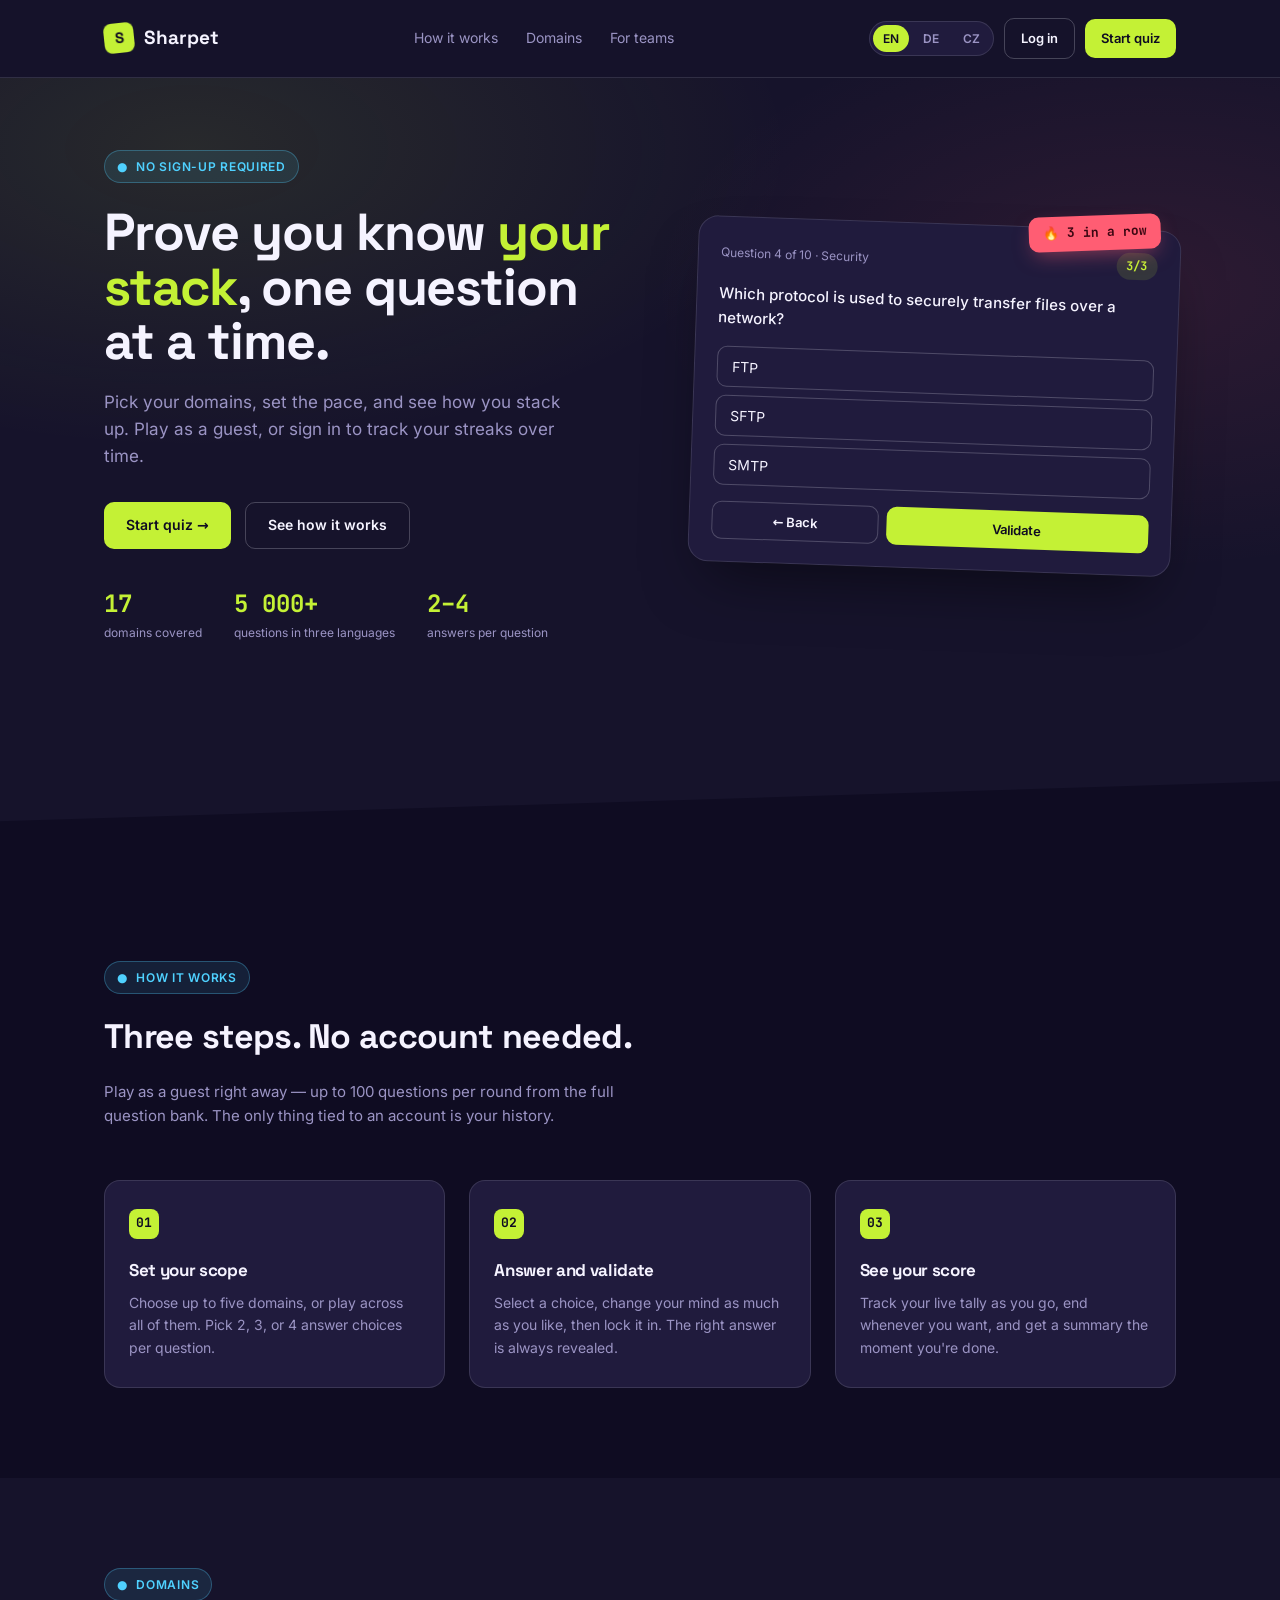
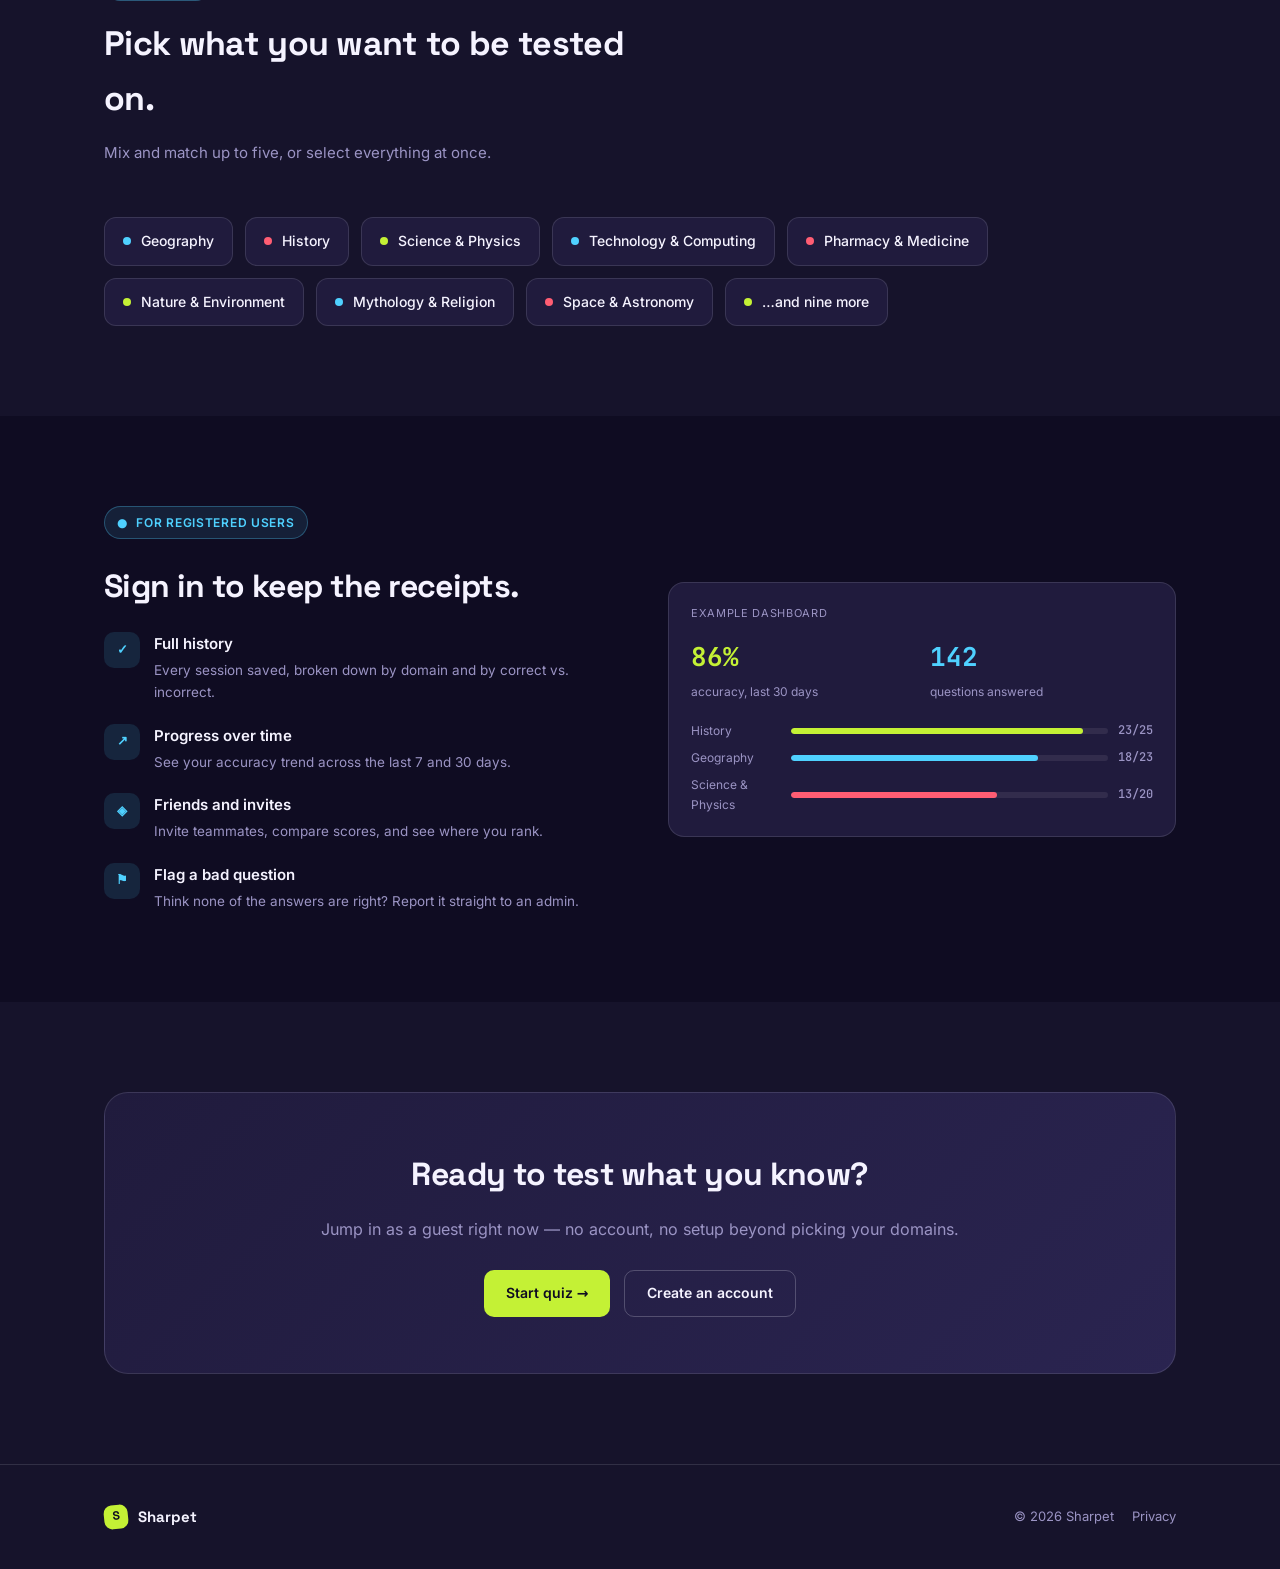
<file: index.html>
<!DOCTYPE html>
<html lang="en">
<head>
<meta charset="UTF-8">
<meta name="viewport" content="width=device-width, initial-scale=1.0">
<meta name="referrer" content="strict-origin-when-cross-origin">
<meta name="description" content="Sharpet is a multilingual team knowledge quiz. Pick your domains, play as a guest, or sign in to track your streaks.">
<title>Sharpet — team knowledge quiz</title>
<link rel="stylesheet" href="assets/landing.css">
<script src="assets/i18n.js" defer></script>
<script src="assets/landing.js" defer></script>
</head>
<body>

<nav>
  <div class="wrap">
    <div class="brand"><span class="brand-mark" aria-hidden="true">S</span>Sharpet</div>
    <div class="nav-links">
      <a href="#how" data-i18n="nav_how">How it works</a>
      <a href="#domains" data-i18n="nav_domains">Domains</a>
      <a href="#teams" data-i18n="nav_teams">For teams</a>
    </div>
    <div class="nav-cta">
      <div class="lang-switch" id="lang-switch">
        <button type="button" class="lang-trigger" id="lang-trigger" data-action="toggle-lang-menu" aria-haspopup="true" aria-expanded="false" aria-label="Change language">
          <svg viewBox="0 0 24 24" fill="none" stroke="currentColor" stroke-width="2" aria-hidden="true"><circle cx="12" cy="12" r="10"/><path d="M2 12h20M12 2a15 15 0 0 1 0 20 15 15 0 0 1 0-20z"/></svg>
          <span class="lang-trigger-label">EN</span>
        </button>
        <div class="lang-options" id="lang-options">
          <button type="button" data-lang="en" data-action="set-lang">EN</button>
          <button type="button" data-lang="de" data-action="set-lang">DE</button>
          <button type="button" data-lang="cs" data-action="set-lang">CZ</button>
        </div>
      </div>
      <a class="btn btn-ghost-sm" href="app.html?mode=login" data-i18n="nav_login">Log in</a>
      <a class="btn btn-primary btn-ghost-sm" href="app.html?mode=guest" data-i18n="nav_start">Start quiz</a>
    </div>
  </div>
</nav>

<header class="hero">
  <div class="wrap hero-grid">
    <div>
      <span class="eyebrow">● <span data-i18n="hero_eyebrow">No sign-up required</span></span>
      <h1><span data-i18n="hero_title_1">Prove you know</span> <span class="hl" data-i18n="hero_title_hl">your stack</span><span data-i18n="hero_title_2">, one question at a time.</span></h1>
      <p class="lead" data-i18n="hero_lead">Pick your domains, set the pace, and see how you stack up. Play as a guest, or sign in to track your streaks over time.</p>
      <div class="hero-actions">
        <a class="btn btn-primary" href="app.html?mode=guest" data-i18n="hero_cta_play">Start quiz →</a>
        <a class="btn" href="#how" data-i18n="hero_cta_how">See how it works</a>
      </div>
      <div class="hero-stats">
        <div><span class="num">17</span><span class="lbl" data-i18n="hero_stat_domains">domains covered</span></div>
        <div><span class="num">5&nbsp;000+</span><span class="lbl" data-i18n="hero_stat_questions">questions in three languages</span></div>
        <div><span class="num">2–4</span><span class="lbl" data-i18n="hero_stat_answers">answers per question</span></div>
      </div>
    </div>

    <div class="demo-wrap">
      <div class="demo-card">
        <div class="streak" aria-hidden="true">🔥 3 in a row</div>
        <div class="demo-head">
          <span data-i18n="demo_head">Question 4 of 10 · Security</span>
          <span class="demo-score mono">3/3</span>
        </div>
        <p class="demo-q" data-i18n="demo_question">Which protocol is used to securely transfer files over a network?</p>
        <div class="demo-opts" id="demo-opts">
          <button type="button" class="demo-opt" data-demo-option="FTP">FTP</button>
          <button type="button" class="demo-opt" data-demo-option="SFTP" data-demo-correct="true">SFTP</button>
          <button type="button" class="demo-opt" data-demo-option="SMTP">SMTP</button>
        </div>
        <div class="demo-snackbar mono" id="demo-snackbar" role="status" aria-live="polite"></div>
        <div class="demo-actions">
          <button type="button" class="btn btn-back" data-i18n="back" disabled>← Back</button>
          <button type="button" class="btn btn-primary" data-action="demo-validate" data-i18n="validate">Validate</button>
        </div>
      </div>
    </div>
  </div>
</header>

<div class="divider"></div>

<section class="bg-deep" id="how">
  <div class="wrap">
    <div class="section-head">
      <span class="eyebrow">● <span data-i18n="how_eyebrow">How it works</span></span>
      <h2 data-i18n="how_title">Three steps. No account needed.</h2>
      <p data-i18n="how_sub">Guests get the full game — the only thing tied to an account is your history.</p>
    </div>
    <div class="steps">
      <div class="step">
        <div class="n">01</div>
        <h3 data-i18n="step1_title">Set your scope</h3>
        <p data-i18n="step1_body">Choose up to five domains, or play across all of them. Pick 2, 3, or 4 answer choices per question.</p>
      </div>
      <div class="step">
        <div class="n">02</div>
        <h3 data-i18n="step2_title">Answer and validate</h3>
        <p data-i18n="step2_body">Select a choice, change your mind as much as you like, then lock it in. The right answer is always revealed.</p>
      </div>
      <div class="step">
        <div class="n">03</div>
        <h3 data-i18n="step3_title">See your score</h3>
        <p data-i18n="step3_body">Track your live tally as you go, end whenever you want, and get a summary the moment you're done.</p>
      </div>
    </div>
  </div>
</section>

<section id="domains">
  <div class="wrap">
    <div class="section-head">
      <span class="eyebrow">● <span data-i18n="domains_eyebrow">Domains</span></span>
      <h2 data-i18n="domains_title">Pick what you want to be tested on.</h2>
      <p data-i18n="domains_sub">Mix and match up to five, or select everything at once.</p>
    </div>
    <div class="domains">
      <div class="domain-pill"><span class="dot dot-sky" aria-hidden="true"></span><span data-i18n="domain_geography">Geography</span></div>
      <div class="domain-pill"><span class="dot dot-coral" aria-hidden="true"></span><span data-i18n="domain_history">History</span></div>
      <div class="domain-pill"><span class="dot dot-lime" aria-hidden="true"></span><span data-i18n="domain_science">Science &amp; Physics</span></div>
      <div class="domain-pill"><span class="dot dot-sky" aria-hidden="true"></span><span data-i18n="domain_tech">Technology &amp; Computing</span></div>
      <div class="domain-pill"><span class="dot dot-coral" aria-hidden="true"></span><span data-i18n="domain_pharmacy">Pharmacy &amp; Medicine</span></div>
      <div class="domain-pill"><span class="dot dot-lime" aria-hidden="true"></span><span data-i18n="domain_nature">Nature &amp; Environment</span></div>
      <div class="domain-pill"><span class="dot dot-sky" aria-hidden="true"></span><span data-i18n="domain_mythology">Mythology &amp; Religion</span></div>
      <div class="domain-pill"><span class="dot dot-coral" aria-hidden="true"></span><span data-i18n="domain_space">Space &amp; Astronomy</span></div>
      <div class="domain-pill"><span class="dot dot-lime" aria-hidden="true"></span><span data-i18n="domain_more">…and nine more</span></div>
    </div>
  </div>
</section>

<section class="bg-deep" id="teams">
  <div class="wrap split">
    <div>
      <span class="eyebrow">● <span data-i18n="teams_eyebrow">For registered users</span></span>
      <h2 data-i18n="teams_title">Sign in to keep the receipts.</h2>
      <ul class="feature-list">
        <li>
          <span class="ico" aria-hidden="true">✓</span>
          <div><h4 data-i18n="feat1_title">Full history</h4><p data-i18n="feat1_body">Every session saved, broken down by domain and by correct vs. incorrect.</p></div>
        </li>
        <li>
          <span class="ico" aria-hidden="true">↗</span>
          <div><h4 data-i18n="feat2_title">Progress over time</h4><p data-i18n="feat2_body">See your accuracy trend across the last 7 and 30 days.</p></div>
        </li>
        <li>
          <span class="ico" aria-hidden="true">◈</span>
          <div><h4 data-i18n="feat3_title">Friends and invites</h4><p data-i18n="feat3_body">Invite teammates, compare scores, and see where you rank.</p></div>
        </li>
        <li>
          <span class="ico" aria-hidden="true">⚑</span>
          <div><h4 data-i18n="feat4_title">Flag a bad question</h4><p data-i18n="feat4_body">Think none of the answers are right? Report it straight to an admin.</p></div>
        </li>
      </ul>
    </div>

    <div class="stat-card">
      <p class="sample-note" data-i18n="sample_data">Example dashboard</p>
      <div class="stat-grid">
        <div><span class="num lime">86%</span><div class="lbl" data-i18n="stat_accuracy_30d">accuracy, last 30 days</div></div>
        <div><span class="num sky">142</span><div class="lbl" data-i18n="stat_questions_answered">questions answered</div></div>
      </div>
      <div class="bars">
        <div class="bar-row"><span class="bar-label" data-i18n="domain_history">History</span><div class="bar-track"><div class="bar-fill w92"></div></div><span class="mono">23/25</span></div>
        <div class="bar-row"><span class="bar-label" data-i18n="domain_geography">Geography</span><div class="bar-track"><div class="bar-fill sky w78"></div></div><span class="mono">18/23</span></div>
        <div class="bar-row"><span class="bar-label" data-i18n="domain_science">Science &amp; Physics</span><div class="bar-track"><div class="bar-fill coral w65"></div></div><span class="mono">13/20</span></div>
      </div>
    </div>
  </div>
</section>

<section>
  <div class="wrap">
    <div class="cta-band">
      <h2 data-i18n="cta_title">Ready to test what you know?</h2>
      <p data-i18n="cta_sub">Jump in as a guest right now — no account, no setup beyond picking your domains.</p>
      <div class="btn-row">
        <a class="btn btn-primary" href="app.html?mode=guest" data-i18n="cta_play">Start quiz →</a>
        <a class="btn" href="app.html?mode=login" data-i18n="cta_create">Create an account</a>
      </div>
    </div>
  </div>
</section>

<footer>
  <div class="wrap">
    <div class="brand sm"><span class="brand-mark sm" aria-hidden="true">S</span>Sharpet</div>
    <div class="fine">© 2026 Sharpet<a href="privacy.html" data-i18n="footer_privacy">Privacy</a></div>
  </div>
</footer>

</body>
</html>
</file>
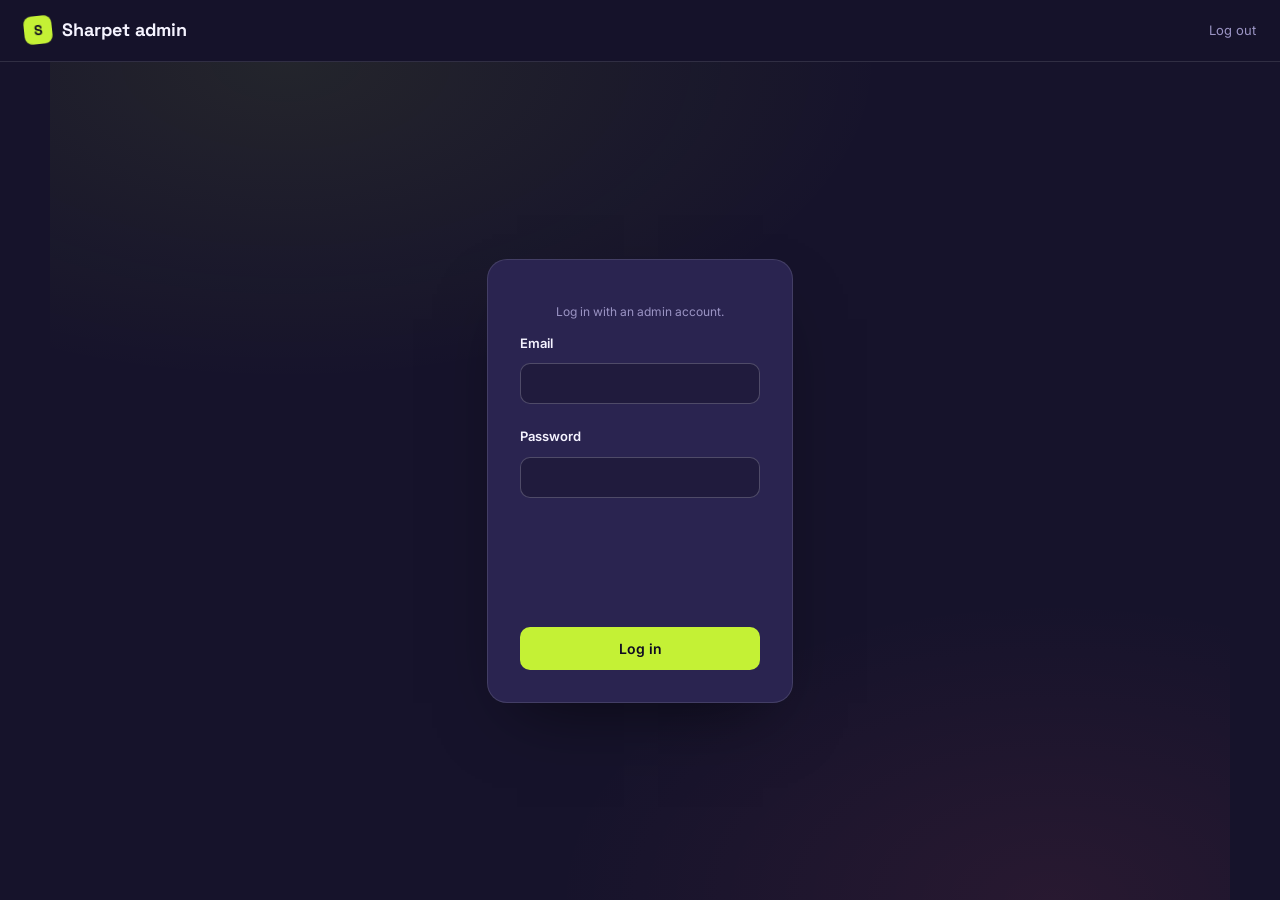
<file: admin.html>
<!DOCTYPE html>
<html lang="en">
<head>
<meta charset="UTF-8">
<meta name="viewport" content="width=device-width, initial-scale=1.0">
<meta name="referrer" content="strict-origin-when-cross-origin">
<meta name="robots" content="noindex, nofollow">
<title>Sharpet — admin</title>
<link rel="stylesheet" href="assets/app.css">
<link rel="stylesheet" href="assets/admin.css">
<script src="assets/config.js" defer></script>
<script src="assets/vendor/supabase-js-2.111.0.js" defer></script>
<script src="https://challenges.cloudflare.com/turnstile/v0/api.js" defer></script>
<script src="assets/admin.js" defer></script>
</head>
<body>

<div class="toast-container" id="toast-container" role="status" aria-live="polite"></div>

<nav>
  <div class="wrap">
    <a class="brand" href="index.html"><span class="brand-mark" aria-hidden="true">S</span>Sharpet admin</a>
    <div class="nav-right">
      <button type="button" class="exit-link" data-action="log-out">Log out</button>
    </div>
  </div>
</nav>

<main id="admin-main">

  <!-- GATE: shown until we know whether the caller is an admin -->
  <div class="admin-screen active" id="admin-screen-gate">
    <div class="card admin-card">
      <p class="hint" id="gate-message">Checking access…</p>
      <div id="gate-login" class="is-hidden">
        <form id="gate-login-form" novalidate>
          <div class="field">
            <label class="field-label" for="gate-email">Email</label>
            <input id="gate-email" type="email" autocomplete="email" maxlength="254" />
          </div>
          <div class="field">
            <label class="field-label" for="gate-password">Password</label>
            <input id="gate-password" type="password" autocomplete="current-password" maxlength="128" />
          </div>
          <div id="turnstile-admin-login" class="turnstile-slot"></div>
          <p class="error-text" id="gate-error" role="alert"></p>
          <button class="btn btn-primary" type="submit">Log in</button>
        </form>
      </div>
    </div>
  </div>

  <!-- APP: shown once confirmed admin -->
  <div class="admin-screen" id="admin-screen-app">
    <div class="admin-tabs" id="admin-tabs">
      <button type="button" class="admin-tab active" data-tab="users">Users</button>
      <button type="button" class="admin-tab" data-tab="reported">Flagged questions</button>
      <button type="button" class="admin-tab" data-tab="questions">Question bank</button>
      <button type="button" class="admin-tab" data-tab="submissions">Submissions</button>
      <button type="button" class="admin-tab" data-tab="settings">Settings</button>
      <button type="button" class="admin-tab" data-tab="region">Region blocking</button>
      <button type="button" class="admin-tab" data-tab="audit">Audit log</button>
      <button type="button" class="admin-tab" data-tab="usage">Usage</button>
    </div>

    <!-- USERS -->
    <section class="admin-panel active" id="panel-users">
      <div class="admin-panel-head">
        <h2>Users</h2>
        <input type="search" id="users-search" class="admin-search" placeholder="Search by email or name…" />
      </div>
      <table class="admin-table">
        <thead>
          <tr>
            <th>Email</th><th>Name</th><th>Joined</th><th>Last sign-in</th>
            <th>Quizzes</th><th>Answers</th><th>Status</th><th>Role</th><th></th>
          </tr>
        </thead>
        <tbody id="users-tbody"></tbody>
      </table>
    </section>

    <!-- REPORTED QUESTIONS -->
    <section class="admin-panel" id="panel-reported">
      <div class="admin-panel-head">
        <h2>Flagged questions</h2>
        <label class="admin-check"><input type="checkbox" id="reported-include-resolved" /> Show resolved</label>
      </div>
      <table class="admin-table">
        <thead>
          <tr><th>Question</th><th>Reason</th><th>Reported by</th><th>When</th><th>Status</th><th></th></tr>
        </thead>
        <tbody id="reported-tbody"></tbody>
      </table>
    </section>

    <!-- QUESTION BANK -->
    <section class="admin-panel" id="panel-questions">
      <div class="admin-panel-head">
        <h2>Question bank</h2>
        <input type="search" id="questions-search" class="admin-search" placeholder="Search English text…" />
      </div>

      <div class="admin-upload-box">
        <h3>Bulk upload (CSV)</h3>
        <p class="hint admin-hint-left">
          Columns: <code>domain, difficulty, text_en, text_de, text_cs,
          option1_en, option1_de, option1_cs, option2_en, option2_de, option2_cs,
          option3_en, option3_de, option3_cs, option4_en, option4_de, option4_cs,
          correct_option</code>. Option 1 and 2 are required; 3 and 4 are optional.
          <code>correct_option</code> is 1-based. <code>domain</code> must match an
          existing domain's English name exactly.
        </p>
        <input type="file" id="csv-file-input" accept=".csv,text/csv" />
        <button type="button" class="btn btn-primary" id="csv-upload-btn" disabled>Upload</button>
        <div id="csv-summary" class="admin-summary is-hidden"></div>
      </div>

      <table class="admin-table">
        <thead>
          <tr><th>ID</th><th>Domain</th><th>Difficulty</th><th>Text (EN)</th><th>Active</th><th>Guest demo</th><th></th></tr>
        </thead>
        <tbody id="questions-tbody"></tbody>
      </table>
    </section>

    <!-- USER-SUBMITTED QUESTIONS -->
    <section class="admin-panel" id="panel-submissions">
      <div class="admin-panel-head">
        <h2>Submissions</h2>
        <label class="admin-check"><input type="checkbox" id="submissions-include-resolved" /> Show approved/rejected too</label>
      </div>
      <p class="hint admin-hint-left">
        Questions submitted by users through the app's "Submit questions" page.
        Everything sits in staging first; a nightly pass resolves most of it
        automatically. Only submissions it isn't confident about land here.
      </p>
      <table class="admin-table">
        <thead>
          <tr><th>Submitted by</th><th>Source</th><th>Domain</th><th>Languages</th><th>Question (preview)</th><th>Closest match</th><th>Similarity</th><th>AI notes</th><th>Status</th><th></th></tr>
        </thead>
        <tbody id="submissions-tbody"></tbody>
      </table>
    </section>

    <!-- QUESTION EDITOR (modal-ish panel, not a tab) -->
    <section class="admin-panel" id="panel-question-edit">
      <div class="admin-panel-head">
        <h2>Edit question <span id="edit-question-id" class="muted"></span></h2>
        <button type="button" class="btn" data-action="close-edit">← Back to question bank</button>
      </div>
      <form id="question-edit-form" novalidate>
        <div class="field-row">
          <div class="field">
            <label class="field-label" for="edit-domain">Domain</label>
            <select id="edit-domain"></select>
          </div>
          <div class="field">
            <label class="field-label" for="edit-difficulty">Difficulty</label>
            <select id="edit-difficulty">
              <option value="easy">Easy</option>
              <option value="medium" selected>Medium</option>
              <option value="hard">Hard</option>
            </select>
          </div>
          <div class="field">
            <label class="field-label" for="edit-active">Active</label>
            <select id="edit-active">
              <option value="true">Active</option>
              <option value="false">Inactive</option>
            </select>
          </div>
        </div>
        <label class="admin-check admin-hint-left">
          <input type="checkbox" id="edit-guest-demo" />
          In the guest demo pool (unregistered players only ever see questions marked here)
        </label>
        <div class="admin-lang-grid">
          <div class="field"><label class="field-label">Text (EN)</label><textarea id="edit-text-en" rows="2"></textarea></div>
          <div class="field"><label class="field-label">Text (DE)</label><textarea id="edit-text-de" rows="2"></textarea></div>
          <div class="field"><label class="field-label">Text (CS)</label><textarea id="edit-text-cs" rows="2"></textarea></div>
        </div>
        <div id="edit-options"></div>
        <div class="field">
          <label class="field-label" for="edit-correct">Correct option</label>
          <select id="edit-correct"></select>
        </div>
        <p class="error-text" id="edit-error" role="alert"></p>
        <button class="btn btn-primary" type="submit">Save changes</button>
      </form>
    </section>

    <!-- SETTINGS -->
    <section class="admin-panel" id="panel-settings">
      <div class="admin-panel-head"><h2>Abuse-prevention settings</h2></div>
      <table class="admin-table" id="settings-table">
        <thead><tr><th>Setting</th><th>Value</th><th></th></tr></thead>
        <tbody id="settings-tbody"></tbody>
      </table>
    </section>

    <!-- REGION BLOCKING -->
    <section class="admin-panel" id="panel-region">
      <div class="admin-panel-head"><h2>Region blocking</h2></div>
      <p class="hint admin-hint-left">
        Applies to guests and (best-effort, see SECURITY.md) new sign-ups only — an
        existing registered account keeps playing regardless of where it connects
        from. Detected from Cloudflare's country header on each request; a request
        with no resolvable country is never blocked by the continent rule.
      </p>

      <h3>Blocked continents</h3>
      <div class="field-row">
        <div class="field" style="flex:2">
          <input type="text" id="region-continents-input" placeholder="e.g. Asia,Africa,South America" />
        </div>
        <button type="button" class="btn btn-primary btn-auto" id="region-continents-save">Save</button>
      </div>
      <p class="hint admin-hint-left">Comma-separated: Africa, Antarctica, Asia, Europe, North America, Oceania, South America.</p>

      <h3>Manual IP / CIDR bans</h3>
      <div class="field-row">
        <div class="field">
          <input type="text" id="ip-ban-cidr-input" placeholder="203.0.113.7 or 203.0.113.0/24" />
        </div>
        <div class="field" style="flex:2">
          <input type="text" id="ip-ban-reason-input" placeholder="Reason (optional)" />
        </div>
        <button type="button" class="btn btn-primary btn-auto" id="ip-ban-add-btn">Add ban</button>
      </div>
      <table class="admin-table">
        <thead><tr><th>Range</th><th>Reason</th><th>Added by</th><th>When</th><th></th></tr></thead>
        <tbody id="ip-bans-tbody"></tbody>
      </table>
    </section>

    <!-- AUDIT LOG -->
    <section class="admin-panel" id="panel-audit">
      <div class="admin-panel-head"><h2>Audit log</h2></div>
      <table class="admin-table">
        <thead><tr><th>When</th><th>Admin</th><th>Action</th><th>Target</th><th>Details</th></tr></thead>
        <tbody id="audit-tbody"></tbody>
      </table>
    </section>

    <!-- USAGE -->
    <section class="admin-panel" id="panel-usage">
      <div class="admin-panel-head"><h2>Usage</h2></div>
      <div class="admin-stat-grid" id="usage-stats"></div>
      <h3>Quiz starts, last 30 days</h3>
      <table class="admin-table">
        <thead><tr><th>Day</th><th>Guests</th><th>Registered</th></tr></thead>
        <tbody id="usage-daily-tbody"></tbody>
      </table>
      <h3>By country, last 30 days</h3>
      <p class="hint admin-hint-left">From Cloudflare's country header on each request — never a third-party lookup. "??" is a request Cloudflare couldn't place a country on.</p>
      <table class="admin-table">
        <thead><tr><th>Country</th><th>Quiz starts</th></tr></thead>
        <tbody id="usage-country-tbody"></tbody>
      </table>
    </section>

  </div>
</main>

</body>
</html>
</file>
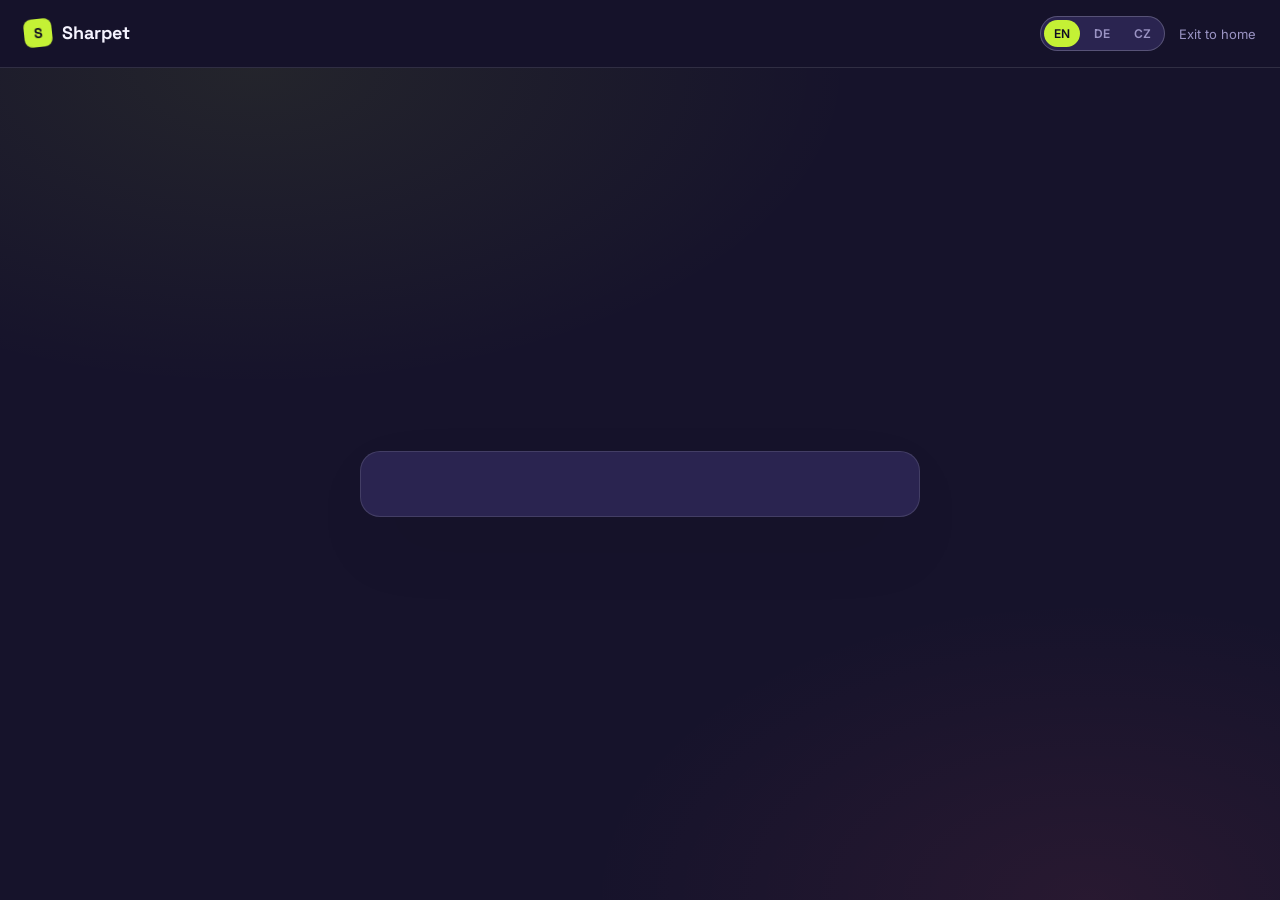
<file: app.html>
<!DOCTYPE html>
<html lang="en">
<head>
<meta charset="UTF-8">
<meta name="viewport" content="width=device-width, initial-scale=1.0">
<meta name="referrer" content="strict-origin-when-cross-origin">
<meta name="robots" content="noindex">
<title>Sharpet — play</title>
<link rel="stylesheet" href="assets/app.css">
<script src="assets/i18n.js" defer></script>
<script src="assets/config.js" defer></script>
<script src="assets/vendor/supabase-js-2.111.0.js" defer></script>
<!-- Cloudflare Turnstile cannot be vendored: it's a live challenge service,
     not a static library, so self-hosting it would defeat the point. This is
     the one script this page loads from a third-party origin, and the CSP in
     vercel.json only allows this exact host. -->
<script src="https://challenges.cloudflare.com/turnstile/v0/api.js" defer></script>
<script src="assets/app.js" defer></script>
</head>
<body>

<div class="toast-container" id="toast-container" role="status" aria-live="polite"></div>

<nav>
  <div class="wrap">
    <a class="brand" href="index.html"><span class="brand-mark" aria-hidden="true">S</span>Sharpet</a>
    <div class="nav-right">
      <div class="lang-switch" id="lang-switch">
        <button type="button" class="lang-trigger" id="lang-trigger" data-action="toggle-lang-menu" aria-haspopup="true" aria-expanded="false" aria-label="Change language">
          <svg viewBox="0 0 24 24" fill="none" stroke="currentColor" stroke-width="2" aria-hidden="true"><circle cx="12" cy="12" r="10"/><path d="M2 12h20M12 2a15 15 0 0 1 0 20 15 15 0 0 1 0-20z"/></svg>
          <span class="lang-trigger-label">EN</span>
        </button>
        <div class="lang-options" id="lang-options">
          <button type="button" data-lang="en" data-action="set-lang">EN</button>
          <button type="button" data-lang="de" data-action="set-lang">DE</button>
          <button type="button" data-lang="cs" data-action="set-lang">CZ</button>
        </div>
      </div>
      <div class="profile-menu is-hidden" id="profile-menu">
        <button type="button" class="profile-trigger" data-action="toggle-profile-menu" aria-haspopup="true" aria-expanded="false">
          <span class="profile-avatar" id="nav-avatar" aria-hidden="true"></span>
          <span id="nav-nickname"></span>
          <svg viewBox="0 0 24 24" fill="none" stroke="currentColor" stroke-width="2" aria-hidden="true"><path d="M6 9l6 6 6-6"/></svg>
        </button>
        <div class="profile-options" id="profile-options">
          <button type="button" data-action="go-setup" data-i18n="home_play">Play quiz</button>
          <button type="button" data-action="go-submit" data-i18n="home_submit">Submit questions</button>
          <button type="button" data-action="log-out" data-i18n="home_logout">Log out</button>
        </div>
      </div>
      <button type="button" class="exit-link" id="nav-exit-link" data-action="exit-home" data-i18n="exit_home">Exit to home</button>
    </div>
  </div>
</nav>

<main id="main-area">
  <div class="card" id="main-card">

    <!-- LANDING -->
    <div class="screen" id="screen-landing">
      <div class="icon-badge" aria-hidden="true">🧠</div>
      <div class="center">
        <h2 class="card-title-lg" data-i18n="landing_title">Ready when you are.</h2>
        <p class="lead" data-i18n="landing_lead">Play as a guest right now, or log in to save your streaks and stats.</p>
      </div>
      <div class="stack">
        <button class="btn btn-primary" data-action="go-setup" data-i18n="landing_guest">Start quiz →</button>
        <button class="btn" data-action="go-login" data-i18n="landing_login">Log in</button>
      </div>
    </div>

    <!-- LOGIN / SIGN UP -->
    <div class="screen" id="screen-login">
      <div class="center">
        <div class="icon-badge sky" aria-hidden="true">👤</div>
        <h2 class="card-title" id="login-title" data-i18n="login_title">Log in</h2>
        <p class="lead" id="login-sub" data-i18n="login_sub">Track your streaks, history, and where you rank.</p>
      </div>
      <form id="login-form" novalidate>
        <div class="field is-hidden" id="login-nickname-field">
          <label class="field-label" for="login-nickname" data-i18n="field_nickname">Nickname</label>
          <input id="login-nickname" name="nickname" type="text" autocomplete="nickname" maxlength="32" placeholder="e.g. quiz_master" />
          <p class="field-error" id="login-nickname-error"></p>
        </div>
        <div class="field">
          <label class="field-label" for="login-email" data-i18n="field_email">Email</label>
          <input id="login-email" name="email" type="email" autocomplete="email" maxlength="254" placeholder="you@company.com" />
          <p class="field-error" id="login-email-error"></p>
        </div>
        <div class="field">
          <label class="field-label" for="login-password" data-i18n="field_password">Password</label>
          <input id="login-password" name="password" type="password" autocomplete="current-password" maxlength="128" placeholder="••••••••" />
          <ul class="pw-rules is-hidden" id="login-pw-rules">
            <li data-rule="length" data-i18n="pw_rule_length">At least 10 characters</li>
            <li data-rule="case" data-i18n="pw_rule_case">Upper and lower case</li>
            <li data-rule="digit" data-i18n="pw_rule_digit">A number</li>
            <li data-rule="symbol" data-i18n="pw_rule_symbol">A symbol</li>
          </ul>
          <p class="field-error" id="login-password-error"></p>
        </div>
        <p class="error-text" id="login-error" role="alert"></p>
        <div id="turnstile-login" class="turnstile-slot"></div>
        <button class="btn btn-primary" id="login-submit" type="submit" data-i18n="login_submit">Log in</button>
      </form>
      <p class="hint" id="login-forgot"><button type="button" class="hint-link" data-action="go-reset-request" data-i18n="login_forgot">Forgot your password?</button></p>
      <p class="hint"><button type="button" class="hint-link" id="login-toggle" data-action="toggle-login-mode" data-i18n="login_toggle_to_signup">Need an account? Sign up</button></p>
    </div>

    <!-- RESET PASSWORD: REQUEST -->
    <div class="screen" id="screen-reset-request">
      <div class="center">
        <div class="icon-badge sky" aria-hidden="true">🔑</div>
        <h2 class="card-title" data-i18n="reset_request_title">Reset your password</h2>
        <p class="lead" data-i18n="reset_request_sub">Enter the email on your account and we'll send you a link to set a new password.</p>
      </div>
      <form id="reset-request-form" novalidate>
        <div class="field">
          <label class="field-label" for="reset-request-email" data-i18n="field_email">Email</label>
          <input id="reset-request-email" name="email" type="email" autocomplete="email" maxlength="254" placeholder="you@company.com" />
          <p class="field-error" id="reset-request-email-error"></p>
        </div>
        <p class="error-text" id="reset-request-error" role="alert"></p>
        <div id="turnstile-reset-request" class="turnstile-slot"></div>
        <button class="btn btn-primary" id="reset-request-submit" type="submit" data-i18n="reset_request_submit">Send reset link</button>
      </form>
      <p class="hint mt-2"><button type="button" class="hint-link" data-action="go-login" data-i18n="reset_request_back">← Back to log in</button></p>
    </div>

    <!-- RESET PASSWORD: SET NEW PASSWORD -->
    <div class="screen" id="screen-reset-password">
      <div class="center">
        <div class="icon-badge lime" aria-hidden="true">🔒</div>
        <h2 class="card-title" data-i18n="reset_password_title">Choose a new password</h2>
        <p class="lead" data-i18n="reset_password_sub">Your reset link checked out. Set a new password to finish.</p>
      </div>
      <form id="reset-password-form" novalidate>
        <div class="field">
          <label class="field-label" for="reset-password-new" data-i18n="field_new_password">New password</label>
          <input id="reset-password-new" name="new-password" type="password" autocomplete="new-password" maxlength="128" placeholder="••••••••" />
          <ul class="pw-rules" id="reset-pw-rules">
            <li data-rule="length" data-i18n="pw_rule_length">At least 10 characters</li>
            <li data-rule="case" data-i18n="pw_rule_case">Upper and lower case</li>
            <li data-rule="digit" data-i18n="pw_rule_digit">A number</li>
            <li data-rule="symbol" data-i18n="pw_rule_symbol">A symbol</li>
          </ul>
          <p class="field-error" id="reset-password-new-error"></p>
        </div>
        <div class="field">
          <label class="field-label" for="reset-password-confirm" data-i18n="field_confirm_password">Confirm new password</label>
          <input id="reset-password-confirm" name="confirm-password" type="password" autocomplete="new-password" maxlength="128" placeholder="••••••••" />
          <p class="field-error" id="reset-password-confirm-error"></p>
        </div>
        <p class="error-text" id="reset-password-error" role="alert"></p>
        <button class="btn btn-primary" id="reset-password-submit" type="submit" data-i18n="reset_password_submit">Update password</button>
      </form>
    </div>

    <!-- SETUP -->
    <div class="screen" id="screen-setup">
      <span class="eyebrow">● <span data-i18n="setup_eyebrow">Set up your game</span></span>
      <p class="hint" id="setup-hint" data-i18n="setup_hint_pick">Pick at least one domain to continue</p>
      <div class="field">
        <span class="field-label"><span data-i18n="field_domains">Domains</span> <span class="muted" data-i18n="field_domains_hint">— up to 5</span></span>
        <div class="pill-grid" id="domain-pills"></div>
      </div>
      <div class="field-row">
        <div class="field">
          <label class="field-label" for="sel-answers" data-i18n="field_answers">Answers per question</label>
          <select id="sel-answers">
            <option value="2" data-i18n="opt_2">2 options</option>
            <option value="3" selected data-i18n="opt_3">3 options</option>
            <option value="4" data-i18n="opt_4">4 options</option>
          </select>
        </div>
        <div class="field">
          <label class="field-label" for="sel-count" data-i18n="field_count">Number of questions</label>
          <select id="sel-count">
            <option value="5">5</option>
            <option value="10" selected>10</option>
            <option value="15">15</option>
            <option value="25">25</option>
            <option value="50">50</option>
            <option value="100">100</option>
          </select>
        </div>
      </div>
      <button class="btn btn-primary" id="start-btn" data-action="go-captcha" disabled data-i18n="setup_start">Start →</button>
      <p class="hint"><button type="button" class="hint-link" data-action="exit-home" data-i18n="exit_home">Exit to home</button></p>
    </div>

    <!-- CAPTCHA -->
    <div class="screen" id="screen-captcha">
      <div class="center">
        <div class="icon-badge sky" aria-hidden="true">🛡️</div>
        <h2 class="card-title-sm" data-i18n="captcha_title">Quick check</h2>
        <p class="lead" data-i18n="captcha_sub">Just making sure you're human.</p>
      </div>
      <form id="captcha-form" novalidate>
        <div id="turnstile-quiz" class="turnstile-slot"></div>
        <p class="error-text" id="captcha-error" role="alert"></p>
        <button class="btn btn-primary" type="submit" id="captcha-submit" disabled data-i18n="captcha_verify">Verify</button>
      </form>
    </div>

    <!-- QUIZ -->
    <div class="screen" id="screen-quiz">
      <div class="quiz-top">
        <span id="q-progress"></span>
        <div class="quiz-top-right">
          <span class="score-pill" id="q-score"></span>
          <button type="button" class="link-muted" data-action="end-game" data-i18n="end_game">End game</button>
        </div>
      </div>
      <p class="q-text" id="q-text"></p>
      <div class="opts" id="q-opts"></div>
      <div class="q-link-row">
        <button type="button" class="report-link" id="report-btn" data-action="report-question" data-i18n="report">⚑ Report question as incorrect</button>
        <button type="button" class="report-link" id="flag-btn" data-action="toggle-flag-question" data-i18n="flag_question">🔖 I already know this — hide it</button>
      </div>
      <div class="snackbar mono" id="snackbar" role="status" aria-live="polite"></div>
      <div class="quiz-actions">
        <button class="btn btn-primary" id="validate-btn" data-action="validate" data-i18n="validate">Validate</button>
        <div class="btn-row">
          <button class="btn" id="back-btn" data-action="prev-question" data-i18n="back">← Back</button>
          <button class="btn" id="next-btn" data-action="next-question" data-i18n="next">Next →</button>
        </div>
      </div>
    </div>

    <!-- SUMMARY -->
    <div class="screen" id="screen-summary">
      <div class="center">
        <div class="icon-badge" aria-hidden="true">🎉</div>
        <h2 class="card-title-lg" data-i18n="summary_title">Game over</h2>
        <p class="lead" data-i18n="summary_lead">Here's how you did.</p>
      </div>
      <div class="stat-grid">
        <div class="stat-box"><div class="num lime" id="sum-correct"></div><div class="lbl" data-i18n="stat_correct">Correct</div></div>
        <div class="stat-box"><div class="num sky" id="sum-accuracy"></div><div class="lbl" data-i18n="stat_accuracy">Accuracy</div></div>
      </div>
      <p class="hint mb-18" id="summary-note"></p>
      <div class="stack">
        <button class="btn btn-primary" data-action="play-again" data-i18n="play_again">Play again</button>
        <button class="btn is-hidden" id="view-stats-btn" data-action="view-stats" data-i18n="view_stats">View my stats</button>
      </div>
    </div>

    <!-- SUBMIT QUESTIONS -->
    <div class="screen" id="screen-submit">
      <div class="center">
        <div class="icon-badge lime" aria-hidden="true">📥</div>
        <h2 class="card-title" data-i18n="submit_title">Submit questions</h2>
        <p class="lead" data-i18n="submit_sub">Upload a CSV of new questions from any source. We automatically check for duplicates against the live question bank before anything is added.</p>
      </div>
      <form id="submit-form" novalidate>
        <div class="field">
          <label class="field-label" for="submit-source" data-i18n="submit_field_source">Source (optional)</label>
          <input id="submit-source" name="source" type="text" maxlength="200" placeholder="e.g. trivia-db, a book title, a URL" />
        </div>
        <div class="field">
          <label class="field-label" for="submit-file" data-i18n="submit_field_file">CSV file</label>
          <input id="submit-file" name="file" type="file" accept=".csv,text/csv" />
          <p class="hint" data-i18n="submit_field_file_hint">Columns: domain, difficulty, text_en, text_de, text_cs, option1_en..option4_cs, correct_option (1-based).</p>
        </div>
        <p class="error-text" id="submit-error" role="alert"></p>
        <button class="btn btn-primary" id="submit-upload-btn" type="submit" disabled data-i18n="submit_upload">Upload and check</button>
      </form>
      <div class="dash-card is-hidden" id="submit-summary"></div>
      <p class="hint mt-2"><button type="button" class="hint-link" data-action="go-home" data-i18n="submit_back">← Back</button></p>
    </div>

  </div>

  <!-- HOME (dashboard) — a full page, not the modal card -->
  <div class="screen dashboard-page" id="screen-home">
    <div class="home-head">
      <div>
        <h2 data-i18n="home_welcome">Welcome back</h2>
        <p class="streak-line" id="home-streak" data-i18n="home_streak_empty">No streak yet — play your first quiz today.</p>
      </div>
      <button class="btn btn-primary btn-auto" data-action="go-setup" data-i18n="home_play">Play quiz →</button>
    </div>

    <div class="home-stat-grid">
      <div class="stat-box"><div class="num" id="stat-7d">–</div><div class="lbl" data-i18n="home_stat_7d">Accuracy (7d)</div></div>
      <div class="stat-box"><div class="num" id="stat-30d">–</div><div class="lbl" data-i18n="home_stat_30d">Accuracy (30d)</div></div>
      <div class="stat-box"><div class="num" id="stat-streak">–</div><div class="lbl" data-i18n="home_stat_streak">Longest streak</div></div>
      <div class="stat-box"><div class="num" id="stat-total">–</div><div class="lbl" data-i18n="home_stat_total">Total answered</div></div>
    </div>

    <div class="dash-grid-2">
      <div class="dash-card">
        <div class="dash-card-head"><span class="dash-title" data-i18n="home_progress">Progress over time</span></div>
        <div id="progress-chart"><div class="dash-empty dash-empty-chart" data-i18n="home_progress_empty">Your accuracy trend will show up here after a few sessions.</div></div>
      </div>
      <div class="dash-card">
        <div class="dash-card-head"><span class="dash-title" data-i18n="home_domains">Weakest domains</span></div>
        <div id="domains-list"><div class="dash-empty" data-i18n="home_domains_empty">Play across a few domains to see a breakdown.</div></div>
      </div>
    </div>

    <div class="dash-card mb-12">
      <div class="dash-card-head">
        <span class="dash-title" data-i18n="home_history">Session history</span>
        <button type="button" class="dash-link" id="history-view-all" data-action="history-view-all" disabled data-i18n="home_view_all">View all</button>
      </div>
      <div id="history-list"><div class="dash-empty" data-i18n="home_history_empty">No sessions yet.</div></div>
    </div>

    <div class="dash-card">
      <div class="dash-card-head">
        <span class="dash-title" data-i18n="home_reported">Reported questions</span>
        <button type="button" class="dash-link" id="reported-view-all" data-action="reported-view-all" disabled data-i18n="home_view_all">View all</button>
      </div>
      <div id="reported-list"><div class="dash-empty" data-i18n="home_reported_empty">You haven't reported any questions.</div></div>
    </div>

    <div class="dash-card">
      <div class="dash-card-head">
        <span class="dash-title" data-i18n="home_flagged">Questions I know</span>
        <button type="button" class="dash-link" id="flagged-view-all" data-action="flagged-view-all" disabled data-i18n="home_view_all">View all</button>
      </div>
      <div id="flagged-list"><div class="dash-empty" data-i18n="home_flagged_empty">Flag a question during a quiz and it'll show up here.</div></div>
    </div>
  </div>
</main>

</body>
</html>
</file>
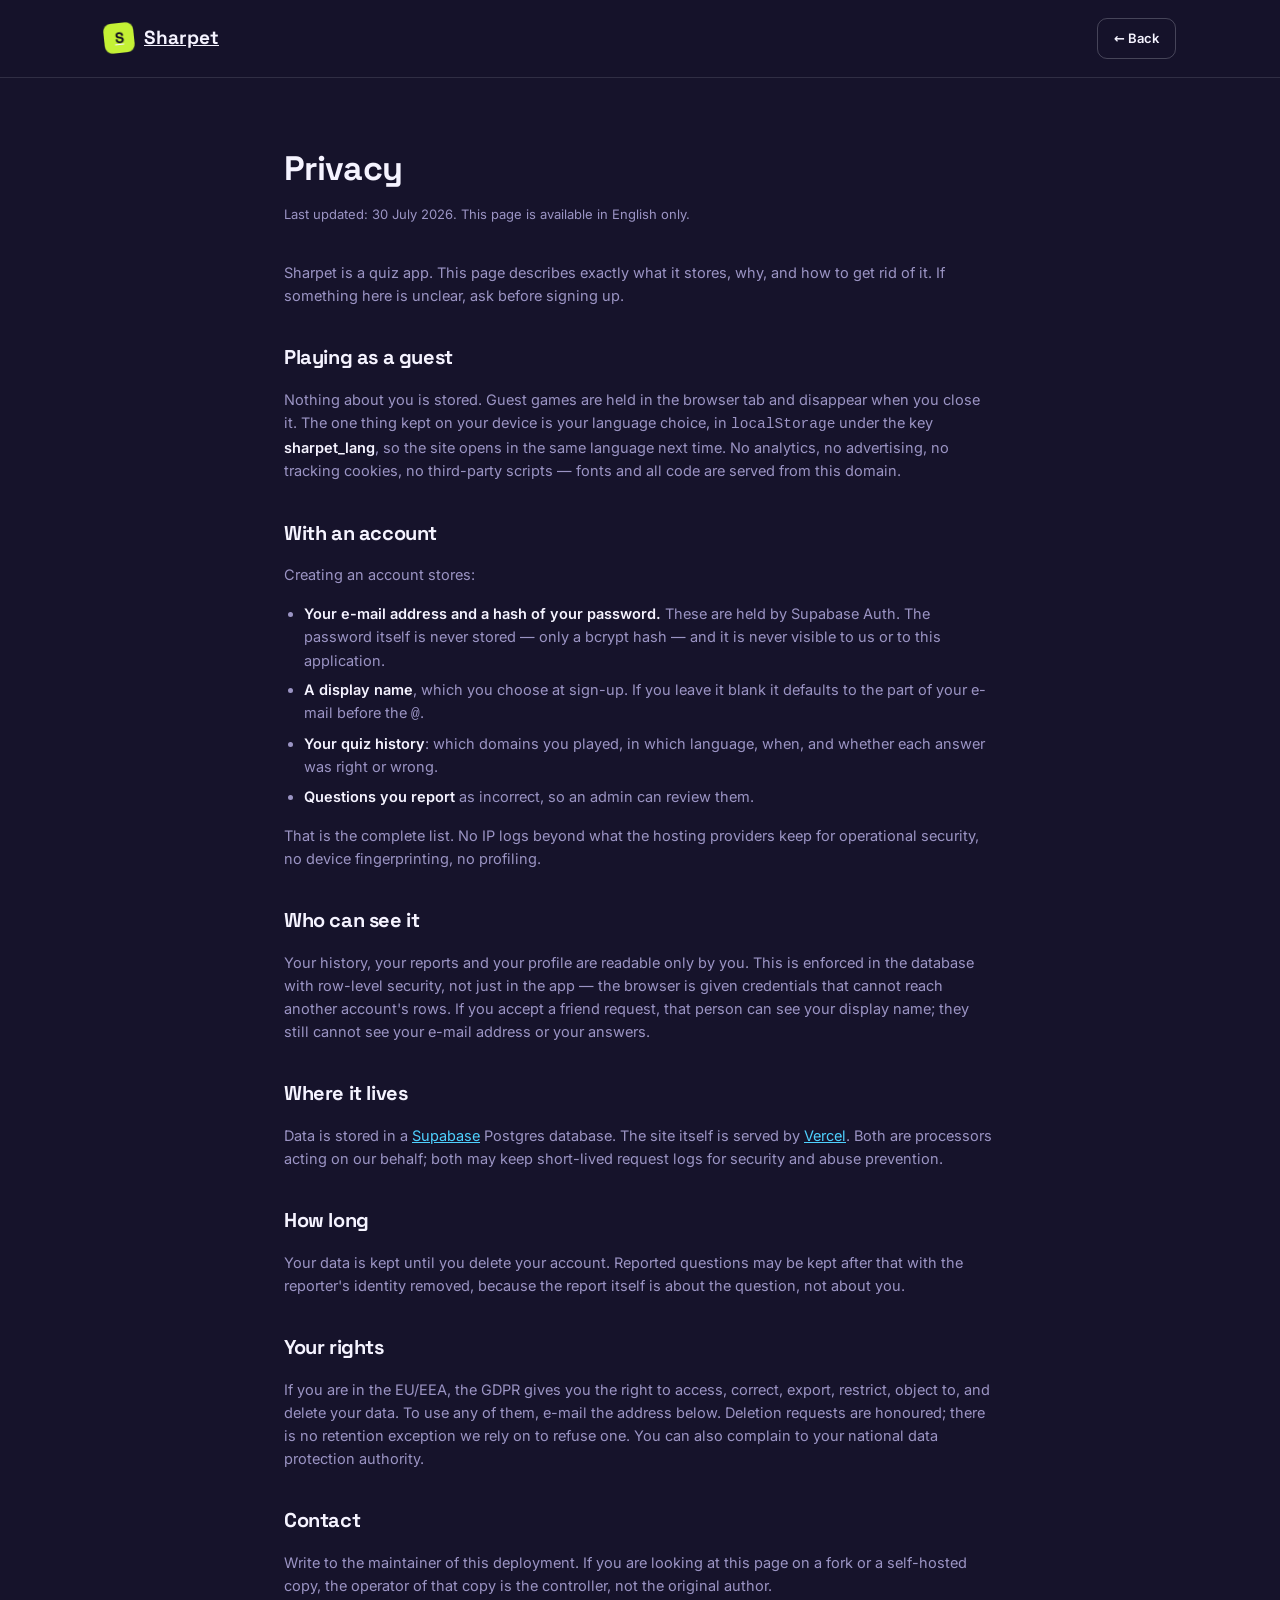
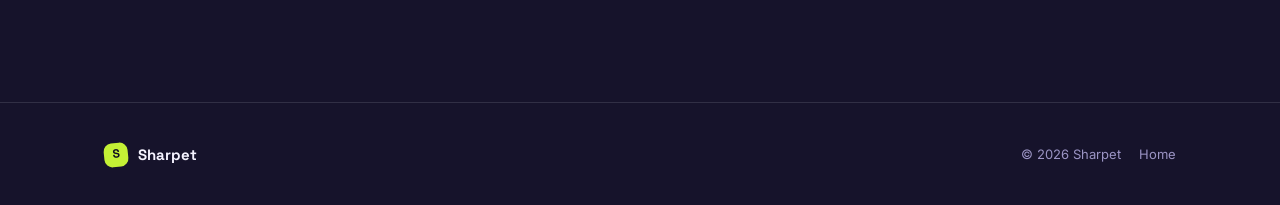
<file: privacy.html>
<!DOCTYPE html>
<html lang="en">
<head>
<meta charset="UTF-8">
<meta name="viewport" content="width=device-width, initial-scale=1.0">
<meta name="referrer" content="strict-origin-when-cross-origin">
<title>Sharpet — privacy</title>
<link rel="stylesheet" href="assets/landing.css">
</head>
<body>

<nav>
  <div class="wrap">
    <a class="brand" href="index.html"><span class="brand-mark" aria-hidden="true">S</span>Sharpet</a>
    <div class="nav-cta">
      <a class="btn btn-ghost-sm" href="index.html">← Back</a>
    </div>
  </div>
</nav>

<main class="legal">
  <h1>Privacy</h1>
  <p class="updated">Last updated: 30 July 2026. This page is available in English only.</p>

  <p>Sharpet is a quiz app. This page describes exactly what it stores, why, and
     how to get rid of it. If something here is unclear, ask before signing up.</p>

  <h2>Playing as a guest</h2>
  <p>Nothing about you is stored. Guest games are held in the browser tab and
     disappear when you close it. The one thing kept on your device is your
     language choice, in <code>localStorage</code> under the key
     <strong>sharpet_lang</strong>, so the site opens in the same language next
     time. No analytics, no advertising, no tracking cookies, no third-party
     scripts — fonts and all code are served from this domain.</p>

  <h2>With an account</h2>
  <p>Creating an account stores:</p>
  <ul>
    <li><strong>Your e-mail address and a hash of your password.</strong> These
        are held by Supabase Auth. The password itself is never stored — only a
        bcrypt hash — and it is never visible to us or to this application.</li>
    <li><strong>A display name</strong>, which you choose at sign-up. If you
        leave it blank it defaults to the part of your e-mail before the
        <code>@</code>.</li>
    <li><strong>Your quiz history</strong>: which domains you played, in which
        language, when, and whether each answer was right or wrong.</li>
    <li><strong>Questions you report</strong> as incorrect, so an admin can
        review them.</li>
  </ul>
  <p>That is the complete list. No IP logs beyond what the hosting providers
     keep for operational security, no device fingerprinting, no profiling.</p>

  <h2>Who can see it</h2>
  <p>Your history, your reports and your profile are readable only by you. This
     is enforced in the database with row-level security, not just in the app —
     the browser is given credentials that cannot reach another account's rows.
     If you accept a friend request, that person can see your display name; they
     still cannot see your e-mail address or your answers.</p>

  <h2>Where it lives</h2>
  <p>Data is stored in a <a href="https://supabase.com/privacy" rel="noreferrer noopener">Supabase</a>
     Postgres database. The site itself is served by
     <a href="https://vercel.com/legal/privacy-policy" rel="noreferrer noopener">Vercel</a>.
     Both are processors acting on our behalf; both may keep short-lived request
     logs for security and abuse prevention.</p>

  <h2>How long</h2>
  <p>Your data is kept until you delete your account. Reported questions may be
     kept after that with the reporter's identity removed, because the report
     itself is about the question, not about you.</p>

  <h2>Your rights</h2>
  <p>If you are in the EU/EEA, the GDPR gives you the right to access, correct,
     export, restrict, object to, and delete your data. To use any of them,
     e-mail the address below. Deletion requests are honoured; there is no
     retention exception we rely on to refuse one. You can also complain to your
     national data protection authority.</p>

  <h2>Contact</h2>
  <p>Write to the maintainer of this deployment. If you are looking at this page
     on a fork or a self-hosted copy, the operator of that copy is the
     controller, not the original author.</p>
</main>

<footer>
  <div class="wrap">
    <div class="brand sm"><span class="brand-mark sm" aria-hidden="true">S</span>Sharpet</div>
    <div class="fine">© 2026 Sharpet<a href="index.html">Home</a></div>
  </div>
</footer>

</body>
</html>
</file>
<file: assets/landing.css>
/* Sharpet — landing page stylesheet.
   Extracted from the old inline <style> block; every former style="..."
   attribute now has a class here, so the CSP needs no 'unsafe-inline'. */

@import url('./fonts/fonts.css');

:root{
  --bg: #16132B;
  --bg-deep: #0F0C22;
  --surface: #201B3D;
  --surface-2: #2A2450;
  --border: rgba(245,243,255,0.12);
  --border-strong: rgba(245,243,255,0.22);
  --text: #F5F3FF;
  --text-muted: #9B94C4;
  --lime: #C4F135;
  --lime-dim: #8FA828;
  --coral: #FF5D73;
  --sky: #4FD1FF;
  --radius: 16px;
}

*{box-sizing:border-box;}
html{scroll-behavior:smooth;}
body{
  margin:0;
  background:var(--bg);
  color:var(--text);
  font-family:'Inter',system-ui,sans-serif;
  line-height:1.6;
  -webkit-font-smoothing:antialiased;
  color-scheme:dark;
}
h1,h2,h3{
  font-family:'Space Grotesk',system-ui,sans-serif;
  font-weight:700;
  margin:0;
  letter-spacing:-0.02em;
}
.mono{font-family:'JetBrains Mono',ui-monospace,monospace;}
a{color:inherit;}
button{font-family:inherit;cursor:pointer;}
:focus-visible{outline:2px solid var(--lime);outline-offset:3px;}

.wrap{max-width:1120px;margin:0 auto;padding:0 24px;}
.sr-only{
  position:absolute;width:1px;height:1px;padding:0;margin:-1px;
  overflow:hidden;clip:rect(0 0 0 0);white-space:nowrap;border:0;
}

/* NAV */
nav{
  position:sticky;top:0;z-index:50;
  background:rgba(22,19,43,0.85);
  backdrop-filter:blur(10px);
  border-bottom:0.5px solid var(--border);
}
nav .wrap{display:flex;align-items:center;justify-content:space-between;padding:18px 24px;}
.brand{display:flex;align-items:center;gap:10px;font-family:'Space Grotesk',system-ui,sans-serif;font-weight:700;font-size:19px;}
.brand-mark{
  width:30px;height:30px;border-radius:8px;
  background:var(--lime);
  display:flex;align-items:center;justify-content:center;
  color:var(--bg-deep);font-weight:700;font-size:15px;
  transform:rotate(-6deg);
}
.brand-mark.sm{width:24px;height:24px;font-size:12px;}
.brand.sm{font-size:15px;}
.nav-links{display:flex;gap:28px;font-size:14px;color:var(--text-muted);}
.nav-links a{text-decoration:none;transition:color .15s;}
.nav-links a:hover{color:var(--text);}
.nav-cta{display:flex;gap:10px;align-items:center;}

.lang-switch{position:relative;}
.lang-trigger{
  display:none;align-items:center;gap:6px;
  background:var(--surface);border:0.5px solid var(--border);
  border-radius:20px;padding:6px 10px;color:var(--text);
  font-size:12px;font-weight:600;
}
.lang-trigger svg{width:14px;height:14px;flex:none;}
.lang-options{display:flex;gap:4px;background:var(--surface);border:0.5px solid var(--border);border-radius:20px;padding:3px;}
.lang-options button{
  border:none;background:transparent;color:var(--text-muted);
  font-size:12px;font-weight:600;padding:6px 10px;border-radius:16px;
}
.lang-options button.active{background:var(--lime);color:var(--bg-deep);}

.btn{
  display:inline-flex;align-items:center;justify-content:center;gap:8px;
  padding:11px 22px;border-radius:10px;font-size:14px;font-weight:600;
  border:0.5px solid var(--border-strong);
  background:transparent;color:var(--text);
  text-decoration:none;
  transition:transform .15s, border-color .15s, background .15s;
}
.btn:hover{border-color:var(--text-muted);}
.btn:active{transform:scale(0.97);}
.btn-primary{background:var(--lime);color:var(--bg-deep);border:none;}
.btn-primary:hover{background:#d4ff4d;}
.btn-ghost-sm{padding:9px 16px;font-size:13px;}

/* HERO */
.hero{position:relative;padding:72px 0 140px;overflow:hidden;}
.hero::before{
  content:'';
  position:absolute; inset:0;
  background:
    radial-gradient(600px 300px at 15% 10%, rgba(196,241,53,0.10), transparent),
    radial-gradient(500px 280px at 90% 30%, rgba(255,93,115,0.10), transparent);
  pointer-events:none;
}
.hero-grid{
  display:grid;grid-template-columns:1.05fr 0.95fr;gap:56px;align-items:center;
  position:relative;
}
.eyebrow{
  display:inline-flex;align-items:center;gap:8px;
  font-size:12px;font-weight:600;letter-spacing:0.06em;text-transform:uppercase;
  color:var(--sky);background:rgba(79,209,255,0.1);
  border:0.5px solid rgba(79,209,255,0.3);
  padding:6px 12px;border-radius:20px;margin-bottom:22px;
}
.hero h1{font-size:52px;line-height:1.05;margin-bottom:20px;}
.hero h1 .hl{color:var(--lime);}
.hero p.lead{font-size:17px;color:var(--text-muted);max-width:460px;margin-bottom:32px;}
.hero-actions{display:flex;gap:14px;flex-wrap:wrap;margin-bottom:36px;}
.hero-stats{display:flex;gap:32px;}
.hero-stats div{display:flex;flex-direction:column;}
.hero-stats .num{font-family:'JetBrains Mono',ui-monospace,monospace;font-size:24px;font-weight:700;color:var(--lime);}
.hero-stats .lbl{font-size:12px;color:var(--text-muted);}

/* DEMO CARD */
.demo-wrap{position:relative;}
.demo-card{
  background:var(--surface);
  border:0.5px solid var(--border);
  border-radius:20px;
  padding:22px;
  transform:rotate(2deg);
  box-shadow:0 30px 60px -20px rgba(0,0,0,0.5);
  position:relative;
}
.streak{
  position:absolute;top:-14px;right:20px;
  background:var(--coral);color:#3A0611;
  font-family:'JetBrains Mono',ui-monospace,monospace;font-weight:700;font-size:13px;
  padding:7px 14px;border-radius:10px;
  transform:rotate(-4deg);
  box-shadow:0 8px 20px -6px rgba(255,93,115,0.5);
}
.demo-head{display:flex;justify-content:space-between;align-items:center;margin-bottom:16px;font-size:12px;color:var(--text-muted);}
.demo-score{
  font-family:'JetBrains Mono',ui-monospace,monospace;font-weight:700;font-size:12px;
  background:rgba(196,241,53,0.12);color:var(--lime);
  padding:4px 10px;border-radius:20px;
}
.demo-q{font-size:15px;font-weight:500;margin-bottom:16px;}
.demo-opts{display:flex;flex-direction:column;gap:8px;margin-bottom:16px;}
.demo-opt{
  border:0.5px solid var(--border-strong);border-radius:10px;
  padding:11px 14px;font-size:14px;color:var(--text);
  background:transparent;text-align:left;width:100%;font-family:inherit;
  transition:all .15s;
}
.demo-opt:hover{border-color:var(--sky);cursor:pointer;}
.demo-opt.selected{border-color:var(--sky);background:rgba(79,209,255,0.08);}
.demo-opt.correct{border-color:var(--lime);background:rgba(196,241,53,0.12);color:var(--lime);}
.demo-opt.wrong{border-color:var(--coral);background:rgba(255,93,115,0.12);color:var(--coral);}
.demo-snackbar{
  font-size:13px;padding:9px 12px;border-radius:10px;margin-bottom:14px;
  display:none;
}
.demo-snackbar.show{display:block;}
.demo-snackbar.ok{background:rgba(196,241,53,0.12);color:var(--lime);}
.demo-snackbar.bad{background:rgba(255,93,115,0.12);color:var(--coral);}
.demo-actions{display:flex;gap:8px;}
.demo-actions button{flex:1;padding:10px;border-radius:10px;font-size:13px;font-weight:600;}
.demo-actions .btn-back{flex:0.6;}

/* DIAGONAL DIVIDER */
.divider{
  height:90px;
  background:var(--bg-deep);
  clip-path:polygon(0 40px, 100% 0, 100% 100%, 0% 100%);
  margin-top:-1px;
}

/* SECTION SHARED */
section{padding:90px 0;}
.section-head{max-width:560px;margin-bottom:52px;}
.section-head .eyebrow{margin-bottom:16px;}
.section-head h2{font-size:34px;margin-bottom:14px;}
.section-head p{color:var(--text-muted);font-size:15px;}
.bg-deep{background:var(--bg-deep);}

/* HOW IT WORKS */
.steps{display:grid;grid-template-columns:repeat(3,1fr);gap:24px;}
.step{
  background:var(--surface);border:0.5px solid var(--border);
  border-radius:var(--radius);padding:28px 24px;
}
.step .n{
  font-family:'JetBrains Mono',ui-monospace,monospace;font-weight:700;font-size:13px;
  color:var(--bg-deep);background:var(--lime);
  width:30px;height:30px;border-radius:8px;
  display:flex;align-items:center;justify-content:center;margin-bottom:18px;
}
.step h3{font-size:17px;margin-bottom:8px;}
.step p{font-size:14px;color:var(--text-muted);margin:0;}

/* DOMAINS */
.domains{display:flex;flex-wrap:wrap;gap:12px;}
.domain-pill{
  display:flex;align-items:center;gap:10px;
  padding:12px 18px;border-radius:12px;
  background:var(--surface);border:0.5px solid var(--border);
  font-size:14px;font-weight:500;
}
.dot{width:8px;height:8px;border-radius:50%;flex:none;}
.dot-sky{background:var(--sky);}
.dot-coral{background:var(--coral);}
.dot-lime{background:var(--lime);}

/* FOR TEAMS */
.split{display:grid;grid-template-columns:1fr 1fr;gap:56px;align-items:center;}
.split h2{font-size:32px;margin-bottom:20px;}
.feature-list{list-style:none;padding:0;margin:0;display:flex;flex-direction:column;gap:20px;}
.feature-list li{display:flex;gap:14px;align-items:flex-start;}
.feature-list .ico{
  width:36px;height:36px;border-radius:10px;flex:none;
  display:flex;align-items:center;justify-content:center;
  background:rgba(79,209,255,0.12);color:var(--sky);font-weight:700;
  font-family:'JetBrains Mono',ui-monospace,monospace;font-size:13px;
}
.feature-list h4{font-size:15px;font-weight:600;margin:0 0 4px;}
.feature-list p{font-size:13.5px;color:var(--text-muted);margin:0;}

.stat-card{
  background:var(--surface);border:0.5px solid var(--border);
  border-radius:var(--radius);padding:22px;
}
.stat-card .sample-note{font-size:11px;color:var(--text-muted);text-transform:uppercase;letter-spacing:0.06em;margin:0 0 14px;}
.stat-grid{display:grid;grid-template-columns:1fr 1fr;gap:16px;}
.stat-grid .num{font-family:'JetBrains Mono',ui-monospace,monospace;font-size:26px;font-weight:700;}
.stat-grid .num.lime{color:var(--lime);}
.stat-grid .num.sky{color:var(--sky);}
.stat-grid .lbl{font-size:12px;color:var(--text-muted);margin-top:4px;}
.bars{margin-top:20px;}
.bar-row{display:flex;align-items:center;gap:10px;font-size:12px;color:var(--text-muted);margin-top:8px;}
.bar-row .bar-label{width:90px;}
.bar-track{flex:1;height:6px;border-radius:6px;background:rgba(245,243,255,0.08);overflow:hidden;}
.bar-fill{height:100%;border-radius:6px;background:var(--lime);}
.bar-fill.sky{background:var(--sky);}
.bar-fill.coral{background:var(--coral);}
.bar-fill.w92{width:92%;}
.bar-fill.w78{width:78%;}
.bar-fill.w65{width:65%;}

/* CTA */
.cta-band{
  background:linear-gradient(135deg, var(--surface), var(--surface-2));
  border:0.5px solid var(--border);
  border-radius:24px;
  padding:56px 48px;
  text-align:center;
  position:relative;
  overflow:hidden;
}
.cta-band h2{font-size:32px;margin-bottom:12px;}
.cta-band p{color:var(--text-muted);margin-bottom:28px;}
.cta-band .btn-row{display:flex;gap:14px;justify-content:center;flex-wrap:wrap;}

footer{border-top:0.5px solid var(--border);padding:40px 0;}
footer .wrap{display:flex;justify-content:space-between;align-items:center;flex-wrap:wrap;gap:16px;}
footer .fine{font-size:13px;color:var(--text-muted);}
footer .fine a{text-decoration:none;color:var(--text-muted);margin-left:18px;}
footer .fine a:hover{color:var(--text);}

@media (prefers-reduced-motion: reduce){
  html{scroll-behavior:auto;}
  *{transition:none !important;}
}

@media (max-width: 860px){
  .hero-grid{grid-template-columns:1fr;}
  .hero h1{font-size:38px;}
  .hero-stats{flex-wrap:wrap;gap:24px;}
  .demo-card{transform:none;}
  .steps{grid-template-columns:1fr;}
  .split{grid-template-columns:1fr;}
  .nav-links{display:none;}
  .cta-band{padding:40px 24px;}

  .lang-trigger{display:flex;}
  .lang-options{
    display:none;position:absolute;top:calc(100% + 8px);right:0;
    flex-direction:column;gap:2px;min-width:100px;
    padding:6px;border-radius:12px;
    box-shadow:0 16px 32px -12px rgba(0,0,0,0.6);z-index:60;
  }
  .lang-options.open{display:flex;}
  .lang-options button{text-align:left;padding:8px 10px;border-radius:8px;}
}

/* ---- legal pages ---- */
.legal{max-width:760px;margin:0 auto;padding:64px 24px 90px;}
.legal h1{font-size:34px;margin-bottom:8px;}
.legal .updated{color:var(--text-muted);font-size:13px;margin:0 0 36px;}
.legal h2{font-size:20px;margin:34px 0 10px;}
.legal p, .legal li{color:var(--text-muted);font-size:14.5px;}
.legal ul{padding-left:20px;}
.legal li{margin-bottom:6px;}
.legal strong{color:var(--text);}
.legal a{color:var(--sky);}
</file>
<file: assets/app.css>
/* Sharpet — app stylesheet.
   Extracted from the old inline <style> block so the page can run under a
   Content-Security-Policy that does not allow inline styles. Every former
   style="..." attribute now has a class here. */

@import url('./fonts/fonts.css');

:root{
  --bg: #16132B;
  --bg-deep: #0F0C22;
  --surface: #201B3D;
  --surface-2: #2A2450;
  --border: rgba(245,243,255,0.12);
  --border-strong: rgba(245,243,255,0.22);
  --text: #F5F3FF;
  --text-muted: #9B94C4;
  --lime: #C4F135;
  --coral: #FF5D73;
  --sky: #4FD1FF;
  --radius: 16px;
}
*{box-sizing:border-box;}
body{
  margin:0;min-height:100vh;
  background:var(--bg);color:var(--text);
  font-family:'Inter',system-ui,sans-serif;line-height:1.6;
  -webkit-font-smoothing:antialiased;
  display:flex;flex-direction:column;
  color-scheme:dark;
}
h1,h2,h3{font-family:'Space Grotesk',system-ui,sans-serif;font-weight:700;margin:0;letter-spacing:-0.02em;}
.mono{font-family:'JetBrains Mono',ui-monospace,monospace;}
a{color:inherit;text-decoration:none;}
button{font-family:inherit;cursor:pointer;}
:focus-visible{outline:2px solid var(--lime);outline-offset:3px;}
input,select{
  font-family:inherit;font-size:14px;color:var(--text);
  background:var(--surface);border:0.5px solid var(--border-strong);
  border-radius:10px;padding:11px 14px;width:100%;
}
input::placeholder{color:var(--text-muted);}
select option{background:var(--surface);color:var(--text);}

/* ---- utilities (replacing former inline style attributes) ---- */
.is-hidden{display:none !important;}
.is-invisible{visibility:hidden;}
.stack{display:flex;flex-direction:column;gap:10px;}
.nav-right{display:flex;align-items:center;gap:14px;}
.card-title{font-size:20px;}
.card-title-lg{font-size:22px;}
.card-title-sm{font-size:19px;}
.hint-link{cursor:pointer;text-decoration:underline;background:none;border:none;color:var(--text-muted);font:inherit;font-size:12px;padding:0;width:100%;}
.hint-link:hover{color:var(--text);}
.mt-2{margin-top:2px;}
.mb-12{margin-bottom:12px;}
.mb-18{margin-bottom:18px;}
.num.lime{color:var(--lime);}
.num.sky{color:var(--sky);}
.num.coral{color:var(--coral);}

nav{
  border-bottom:0.5px solid var(--border);
  background:rgba(22,19,43,0.9);backdrop-filter:blur(10px);
  position:sticky;top:0;z-index:20;
}
nav .wrap{max-width:1280px;margin:0 auto;padding:16px 24px;display:flex;align-items:center;justify-content:space-between;gap:12px;}
.brand{display:flex;align-items:center;gap:10px;font-family:'Space Grotesk',system-ui,sans-serif;font-weight:700;font-size:18px;}
.brand-mark{width:28px;height:28px;border-radius:8px;background:var(--lime);display:flex;align-items:center;justify-content:center;color:var(--bg-deep);font-weight:700;font-size:14px;transform:rotate(-6deg);}
.exit-link{font-size:13px;color:var(--text-muted);transition:color .15s;background:none;border:none;font-family:inherit;padding:0;}
.exit-link:hover{color:var(--text);}
.lang-switch{position:relative;}
.lang-trigger{
  display:none;align-items:center;gap:6px;
  background:var(--surface-2);border:0.5px solid var(--border-strong);
  border-radius:20px;padding:6px 10px;color:var(--text);
  font-size:12px;font-weight:600;
}
.lang-trigger svg{width:14px;height:14px;flex:none;}
.lang-options{display:flex;gap:4px;background:var(--surface-2);border:0.5px solid var(--border-strong);border-radius:20px;padding:3px;}
.lang-options button{border:none;background:transparent;color:var(--text-muted);font-size:12px;font-weight:600;padding:6px 10px;border-radius:16px;width:auto;}
.lang-options button.active{background:var(--lime);color:var(--bg-deep);}

main{
  flex:1;display:flex;align-items:center;justify-content:center;
  padding:48px 20px;position:relative;
}
main.dashboard-mode{align-items:flex-start;padding:40px 24px 60px;}
main.dashboard-mode #main-card{display:none;}
main.login-mode #main-card{max-width:400px;padding:26px;}
#screen-login .icon-badge, #screen-reset-request .icon-badge, #screen-reset-password .icon-badge{width:44px;height:44px;font-size:20px;margin-bottom:12px;}
#screen-login .lead, #screen-reset-request .lead, #screen-reset-password .lead{margin:6px 0 18px;font-size:13.5px;}
#screen-login .field, #screen-reset-request .field, #screen-reset-password .field{margin-bottom:14px;}
#screen-login .btn, #screen-reset-request .btn, #screen-reset-password .btn{margin-top:2px;}
#screen-login .hint, #screen-reset-request .hint, #screen-reset-password .hint{margin-top:8px;}
main::before{
  content:'';position:absolute;inset:0;
  background:radial-gradient(600px 320px at 20% 0%, rgba(196,241,53,0.08), transparent),
             radial-gradient(500px 300px at 85% 100%, rgba(255,93,115,0.08), transparent);
  pointer-events:none;
}

.card{
  position:relative;
  width:100%;max-width:560px;
  background:var(--surface-2);
  border:0.5px solid var(--border);
  border-radius:20px;
  padding:32px;
  box-shadow:0 30px 70px -30px rgba(0,0,0,0.6);
}

.btn{
  display:inline-flex;align-items:center;justify-content:center;gap:8px;
  width:100%;padding:13px 20px;border-radius:10px;font-size:14px;font-weight:600;
  border:0.5px solid var(--border-strong);background:transparent;color:var(--text);
  transition:transform .15s, border-color .15s, background .15s, opacity .15s;
}
.btn:hover{border-color:var(--text-muted);}
.btn:active{transform:scale(0.98);}
.btn-primary{background:var(--lime);color:var(--bg-deep);border:none;}
.btn-primary:hover{background:#d4ff4d;}
.btn-primary:disabled{background:var(--surface-2);color:var(--text-muted);opacity:0.6;cursor:not-allowed;}
.btn-primary:disabled:hover{background:var(--surface-2);}
.btn:disabled{opacity:0.5;cursor:not-allowed;}
.btn-primary-sky{background:var(--sky);color:var(--bg-deep);border:none;}
.btn-primary-sky:hover{background:#7ddfff;}
.btn-row{display:flex;gap:10px;}
.btn-row .btn{width:auto;flex:1;}
.btn-auto{width:auto;padding:12px 22px;}

.eyebrow{display:inline-flex;align-items:center;gap:8px;font-size:11px;font-weight:600;letter-spacing:0.06em;text-transform:uppercase;color:var(--sky);background:rgba(79,209,255,0.1);border:0.5px solid rgba(79,209,255,0.3);padding:5px 11px;border-radius:20px;margin-bottom:16px;}

.icon-badge{
  width:56px;height:56px;border-radius:16px;background:rgba(196,241,53,0.12);
  display:flex;align-items:center;justify-content:center;margin:0 auto 20px;
  font-size:26px;
}
.icon-badge.sky{background:rgba(79,209,255,0.12);}
.icon-badge.lime{background:rgba(196,241,53,0.12);}
.center{text-align:center;}
.lead{color:var(--text-muted);font-size:14.5px;margin:8px 0 26px;}

.field-label{font-size:13px;font-weight:600;margin-bottom:10px;display:block;}
.field-label .muted{color:var(--text-muted);font-weight:400;}
.field{margin-bottom:22px;}
.pill-grid{display:flex;flex-wrap:wrap;gap:8px;}
.pill{
  font-size:13px;padding:8px 14px;border-radius:20px;
  border:0.5px solid var(--border-strong);color:var(--text);
  background:transparent;transition:all .15s;
}
.pill.active{background:rgba(196,241,53,0.15);border-color:var(--lime);color:var(--lime);}
.pill:disabled{opacity:0.35;cursor:not-allowed;}
.pill-count{font-size:11px;color:var(--text-muted);margin-left:6px;}
.hint{font-size:12px;color:var(--text-muted);margin-top:10px;text-align:center;}
.field-row{display:flex;gap:16px;}
.field-row .field{flex:1;margin-bottom:22px;}

.turnstile-slot{display:flex;justify-content:center;margin:18px 0;min-height:65px;}
.error-text{font-size:12px;color:var(--coral);min-height:16px;margin:0 0 8px;text-align:center;}
.field-error{font-size:11.5px;color:var(--coral);min-height:14px;margin:4px 0 0;text-align:left;}
/* Live password requirements. These mirror the Supabase Auth password policy
   exactly — if you change one, change the other, or users get rejected by the
   server after the form said they were fine. */
.pw-rules{
  list-style:none;margin:8px 0 0;padding:0;
  display:grid;grid-template-columns:1fr 1fr;gap:2px 12px;
}
.pw-rules li{
  font-size:11.5px;color:var(--text-muted);
  display:flex;align-items:center;gap:6px;transition:color .15s;
}
.pw-rules li::before{
  content:'○';font-size:10px;line-height:1;flex:none;opacity:0.7;
}
.pw-rules li.ok{color:var(--lime);}
.pw-rules li.ok::before{content:'●';opacity:1;}

.toast-container{position:fixed;top:18px;left:50%;transform:translateX(-50%);z-index:9999;display:flex;flex-direction:column;gap:8px;align-items:center;pointer-events:none;}
.toast{background:var(--surface-2);color:var(--text);border:0.5px solid var(--border-strong);box-shadow:0 8px 24px rgba(0,0,0,0.35);font-size:13px;font-weight:600;padding:12px 18px;border-radius:12px;max-width:340px;text-align:center;opacity:0;transform:translateY(-8px);transition:opacity .25s ease,transform .25s ease;}
.toast.show{opacity:1;transform:translateY(0);}

.quiz-top{display:flex;justify-content:space-between;align-items:center;margin-bottom:18px;font-size:12.5px;color:var(--text-muted);}
.quiz-top-right{display:flex;align-items:center;gap:12px;}
.link-muted{font-size:12px;color:var(--text-muted);cursor:pointer;text-decoration:underline;text-underline-offset:2px;background:none;border:none;padding:0;width:auto;font-family:inherit;}
.link-muted:hover{color:var(--text);}
.score-pill{font-family:'JetBrains Mono',ui-monospace,monospace;font-weight:700;font-size:12px;background:rgba(196,241,53,0.12);color:var(--lime);padding:4px 11px;border-radius:20px;}
.q-text{font-size:16px;font-weight:500;margin-bottom:18px;line-height:1.5;}
.opts{display:flex;flex-direction:column;gap:9px;margin-bottom:14px;}
.opts.locked{pointer-events:none;}
.report-link{font-size:12px;color:var(--coral);opacity:0.75;cursor:pointer;text-align:right;margin:-2px 0 14px;background:none;border:none;padding:0;width:100%;display:block;font-family:inherit;}
.report-link:hover{opacity:1;}
.report-link:disabled{opacity:0.35;cursor:default;}
.q-link-row{display:flex;justify-content:flex-end;align-items:center;gap:14px;margin:-2px 0 14px;flex-wrap:wrap;}
.q-link-row .report-link{width:auto;margin:0;}
#flag-btn{color:var(--sky, var(--coral));}
#flag-btn.is-flagged{opacity:1;font-weight:600;}
.opt{
  border:0.5px solid var(--border-strong);border-radius:12px;padding:12px 15px;
  font-size:14px;color:var(--text);cursor:pointer;transition:all .15s;
  background:transparent;width:100%;text-align:left;font-family:inherit;line-height:1.5;
}
.opt:hover{border-color:var(--sky);}
.opt.selected{border-color:var(--sky);background:rgba(79,209,255,0.08);}
.opt.correct{border-color:var(--lime);background:rgba(196,241,53,0.14);color:var(--lime);}
.opt.wrong{border-color:var(--coral);background:rgba(255,93,115,0.14);color:var(--coral);}
.snackbar{font-size:13px;font-weight:700;padding:10px 13px;border-radius:12px;margin-bottom:14px;display:none;}
.snackbar.show{display:block;}
.snackbar.ok{background:var(--lime);color:var(--bg-deep);}
.snackbar.bad{background:var(--coral);color:var(--bg-deep);}
.snackbar.info{background:rgba(79,209,255,0.14);color:var(--sky);}
.quiz-actions{display:flex;flex-direction:column;gap:10px;}

.stat-grid{display:grid;grid-template-columns:1fr 1fr;gap:12px;margin:22px 0;}
.stat-box{background:var(--surface-2);border-radius:14px;padding:18px;text-align:center;}
.stat-box .num{font-family:'JetBrains Mono',ui-monospace,monospace;font-size:28px;font-weight:700;}
.stat-box .lbl{font-size:12px;color:var(--text-muted);margin-top:4px;}

.dashboard-page{
  position:relative;
  width:100%;max-width:1240px;
  background:transparent;border:none;box-shadow:none;padding:0;
}
.home-head{display:flex;align-items:center;justify-content:space-between;gap:16px;margin-bottom:22px;flex-wrap:wrap;}
.home-head h2{font-size:20px;}
.streak-line{font-size:13px;color:var(--text-muted);margin-top:4px;}
.home-head .btn{width:auto;padding:12px 22px;}
.home-stat-grid{display:grid;grid-template-columns:repeat(4,1fr);gap:12px;margin-bottom:16px;}
.home-stat-grid .stat-box{padding:14px 10px;}
.home-stat-grid .num{font-size:22px;font-family:'JetBrains Mono',ui-monospace,monospace;font-weight:700;}
.dash-grid-2{display:grid;grid-template-columns:1.3fr 1fr;gap:12px;margin-bottom:12px;}
.dash-card{background:var(--surface);border:0.5px solid var(--border);border-radius:14px;padding:16px 18px;}
.dash-card-head{display:flex;align-items:center;justify-content:space-between;margin-bottom:10px;}
.dash-title{font-size:12px;font-weight:600;text-transform:uppercase;letter-spacing:0.04em;color:var(--text-muted);}
.dash-link{font-size:12px;color:var(--sky);cursor:pointer;background:none;border:none;padding:0;width:auto;font-family:inherit;}
.dash-link:disabled{color:var(--text-muted);cursor:default;opacity:0.6;}
.dash-empty{font-size:13px;color:var(--text-muted);text-align:center;padding:18px 6px;}
.dash-empty-chart{height:120px;display:flex;align-items:center;justify-content:center;}
.dash-row{display:flex;justify-content:space-between;align-items:center;gap:12px;font-size:13px;padding:8px 0;border-bottom:0.5px solid var(--border);}
.dash-row:last-child{border-bottom:none;}
.dash-row .muted{color:var(--text-muted);font-size:12px;flex:none;}
.dash-row .grow{overflow:hidden;text-overflow:ellipsis;white-space:nowrap;}
.flagged-row-left{display:flex;flex-direction:column;gap:2px;overflow:hidden;flex:1;}
.flagged-row-left .grow{white-space:normal;}
.flagged-row-left .muted{font-size:11px;}
.domain-row{margin-bottom:14px;}
.domain-row:last-child{margin-bottom:0;}
.domain-row-top{display:flex;justify-content:space-between;align-items:baseline;gap:10px;font-size:12.5px;margin-bottom:6px;}
.domain-row .domain-name{color:var(--text);white-space:nowrap;overflow:hidden;text-overflow:ellipsis;}
.domain-row .domain-pct{color:var(--text-muted);flex:none;}
.domain-row .domain-bar{height:6px;border-radius:6px;background:rgba(245,243,255,0.08);overflow:hidden;}
.domain-row .domain-bar-fill{height:100%;border-radius:6px;}
.chart-bars{display:flex;align-items:flex-end;gap:8px;height:110px;}
.chart-bar-col{flex:1;display:flex;flex-direction:column;height:100%;justify-content:flex-end;gap:1px;}
.chart-bar-col .seg-wrong{background:var(--coral);border-radius:2px 2px 0 0;}
.chart-bar-col .seg-correct{background:var(--lime);}
.chart-labels{display:flex;gap:8px;margin-top:6px;}
.chart-labels span{flex:1;text-align:center;font-size:10px;color:var(--text-muted);}

@media (max-width:640px){
  .home-stat-grid{grid-template-columns:1fr 1fr;}
  .dash-grid-2{grid-template-columns:1fr;}
}

.profile-menu{position:relative;}
.profile-trigger{
  display:flex;align-items:center;gap:8px;background:transparent;border:none;
  color:var(--text);font-size:13px;font-weight:600;padding:4px;border-radius:20px;
}
.profile-avatar{
  width:26px;height:26px;border-radius:50%;background:rgba(196,241,53,0.14);color:var(--lime);
  display:flex;align-items:center;justify-content:center;font-family:'JetBrains Mono',ui-monospace,monospace;font-size:10px;font-weight:700;flex:none;
}
.profile-trigger svg{width:14px;height:14px;color:var(--text-muted);}
.profile-options{
  display:none;position:absolute;top:calc(100% + 8px);right:0;min-width:140px;
  background:var(--surface-2);border:0.5px solid var(--border-strong);border-radius:12px;
  padding:6px;box-shadow:0 16px 32px -12px rgba(0,0,0,0.6);z-index:60;flex-direction:column;gap:2px;
}
.profile-options.open{display:flex;}
.profile-options button{
  text-align:left;background:none;border:none;color:var(--text);font-size:13px;
  padding:8px 10px;border-radius:8px;width:100%;font-family:inherit;
}
.profile-options button:hover{background:rgba(245,243,255,0.06);}

.screen{display:none;}
.screen.active{display:block;}

.sr-only{
  position:absolute;width:1px;height:1px;padding:0;margin:-1px;
  overflow:hidden;clip:rect(0 0 0 0);white-space:nowrap;border:0;
}

@media (prefers-reduced-motion: reduce){ *{transition:none !important;} }
@media (max-width:480px){
  .card{padding:24px;}
  .field-row{flex-direction:column;gap:0;}

  .lang-trigger{display:flex;}
  .lang-options{
    display:none;position:absolute;top:calc(100% + 8px);right:0;
    flex-direction:column;gap:2px;min-width:100px;
    padding:6px;border-radius:12px;
    box-shadow:0 16px 32px -12px rgba(0,0,0,0.6);z-index:60;
  }
  .lang-options.open{display:flex;}
  .lang-options button{text-align:left;padding:8px 10px;border-radius:8px;}

  .exit-link{display:none;}
  #nav-nickname{display:none;}
  .profile-trigger{padding:4px 2px;}
}
</file>
<file: assets/admin.css>
/* Sharpet — admin console stylesheet. Loaded alongside app.css, which
   supplies the shared nav/card/btn/field/toast/stat-box styles; this file
   only adds what's specific to the admin screens (tables, tabs, the CSV
   upload box, the option editor). */

#admin-main{max-width:1180px;margin:0 auto;padding:24px;width:100%;flex:1;}

.admin-screen{display:none;}
.admin-screen.active{display:block;}

.admin-card{max-width:420px;margin:60px auto;}

.admin-tabs{display:flex;gap:8px;flex-wrap:wrap;margin-bottom:20px;border-bottom:0.5px solid var(--border);padding-bottom:12px;}
.admin-tab{
  background:none;border:0.5px solid var(--border-strong);border-radius:999px;
  color:var(--text-muted);font-size:13px;font-weight:600;padding:8px 16px;
}
.admin-tab.active{background:var(--lime);color:var(--bg-deep);border-color:var(--lime);}

.admin-panel{display:none;}
.admin-panel.active{display:block;}

.admin-panel-head{display:flex;align-items:center;justify-content:space-between;gap:16px;margin-bottom:16px;flex-wrap:wrap;}
.admin-panel-head h2{font-size:20px;}

.admin-search{max-width:280px;}

.admin-table{width:100%;border-collapse:collapse;background:var(--surface);border-radius:var(--radius);overflow:hidden;margin-bottom:24px;}
.admin-table th,.admin-table td{padding:10px 12px;text-align:left;font-size:13px;border-bottom:0.5px solid var(--border);}
.admin-table th{color:var(--text-muted);font-weight:600;font-size:12px;text-transform:uppercase;letter-spacing:0.04em;}
.admin-table td.num{font-family:'JetBrains Mono',ui-monospace,monospace;text-align:right;}
.admin-table tr:last-child td{border-bottom:none;}
.admin-truncate{max-width:320px;overflow:hidden;text-overflow:ellipsis;white-space:nowrap;}

.admin-actions{display:flex;gap:6px;flex-wrap:wrap;}
.btn-sm{width:auto;padding:6px 12px;font-size:12px;border-radius:8px;}

.admin-check{display:flex;align-items:center;gap:8px;font-size:13px;color:var(--text-muted);}
.admin-check input{width:auto;}

.admin-upload-box{background:var(--surface);border-radius:var(--radius);padding:20px;margin-bottom:24px;}
.admin-upload-box h3{font-size:15px;margin-bottom:8px;}
.admin-upload-box input[type="file"]{
  background:none;border:none;padding:0;margin:12px 0;width:auto;color:var(--text);
}
.admin-hint-left{text-align:left;font-size:12px;}
.admin-hint-left code{background:var(--surface-2);padding:1px 5px;border-radius:4px;font-size:11px;}

.admin-summary{background:var(--surface-2);border-radius:12px;padding:14px;margin-top:12px;font-size:13px;}
.admin-error-line{color:var(--coral);margin:4px 0 0;font-size:12px;}

.admin-lang-grid{display:grid;grid-template-columns:1fr 1fr 1fr;gap:16px;margin-bottom:8px;}
.admin-lang-grid textarea{
  font-family:inherit;font-size:14px;color:var(--text);background:var(--surface);
  border:0.5px solid var(--border-strong);border-radius:10px;padding:11px 14px;width:100%;resize:vertical;
}

.admin-option-row{margin-bottom:4px;}
.admin-option-controls{display:flex;gap:10px;margin:8px 0 20px;}

.admin-stat-grid{display:grid;grid-template-columns:repeat(auto-fit,minmax(120px,1fr));gap:12px;margin-bottom:24px;}

@media (max-width: 720px){
  .admin-lang-grid{grid-template-columns:1fr;}
  .admin-table{display:block;overflow-x:auto;}
}
</file>
